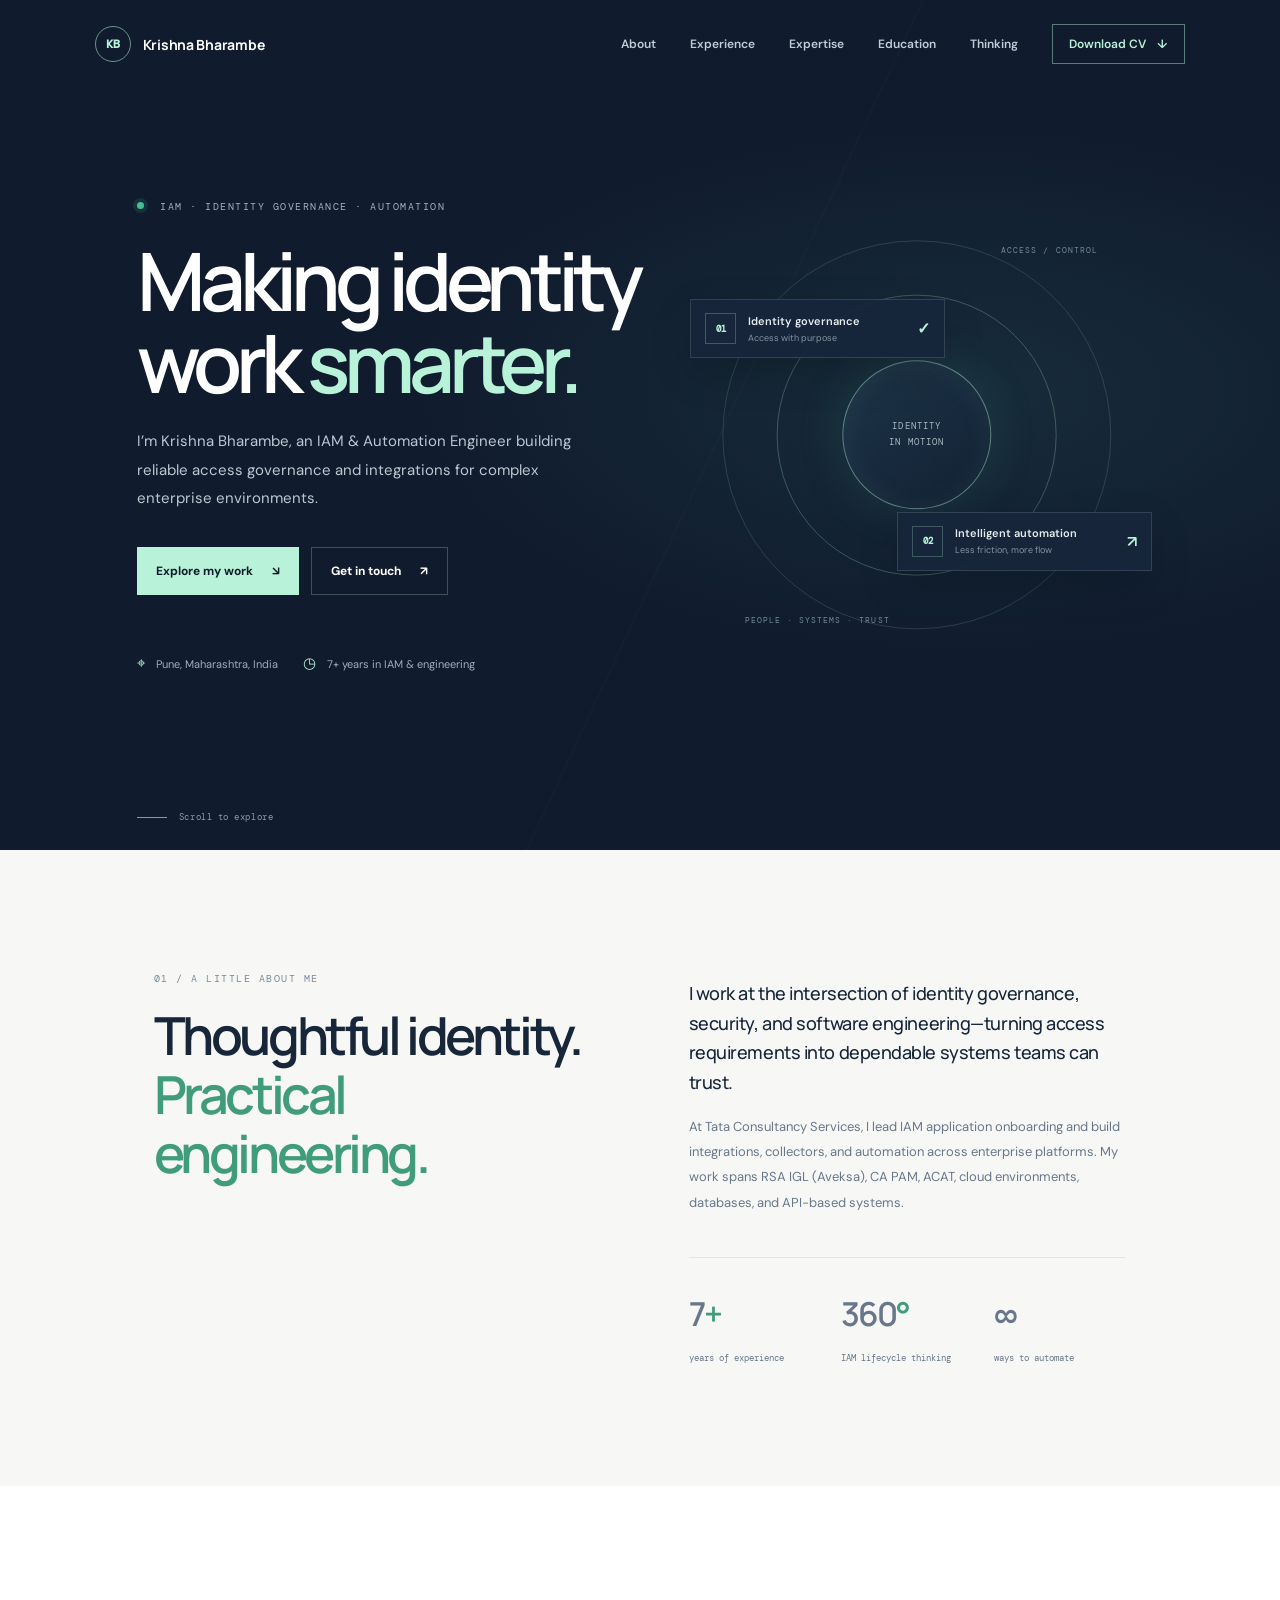
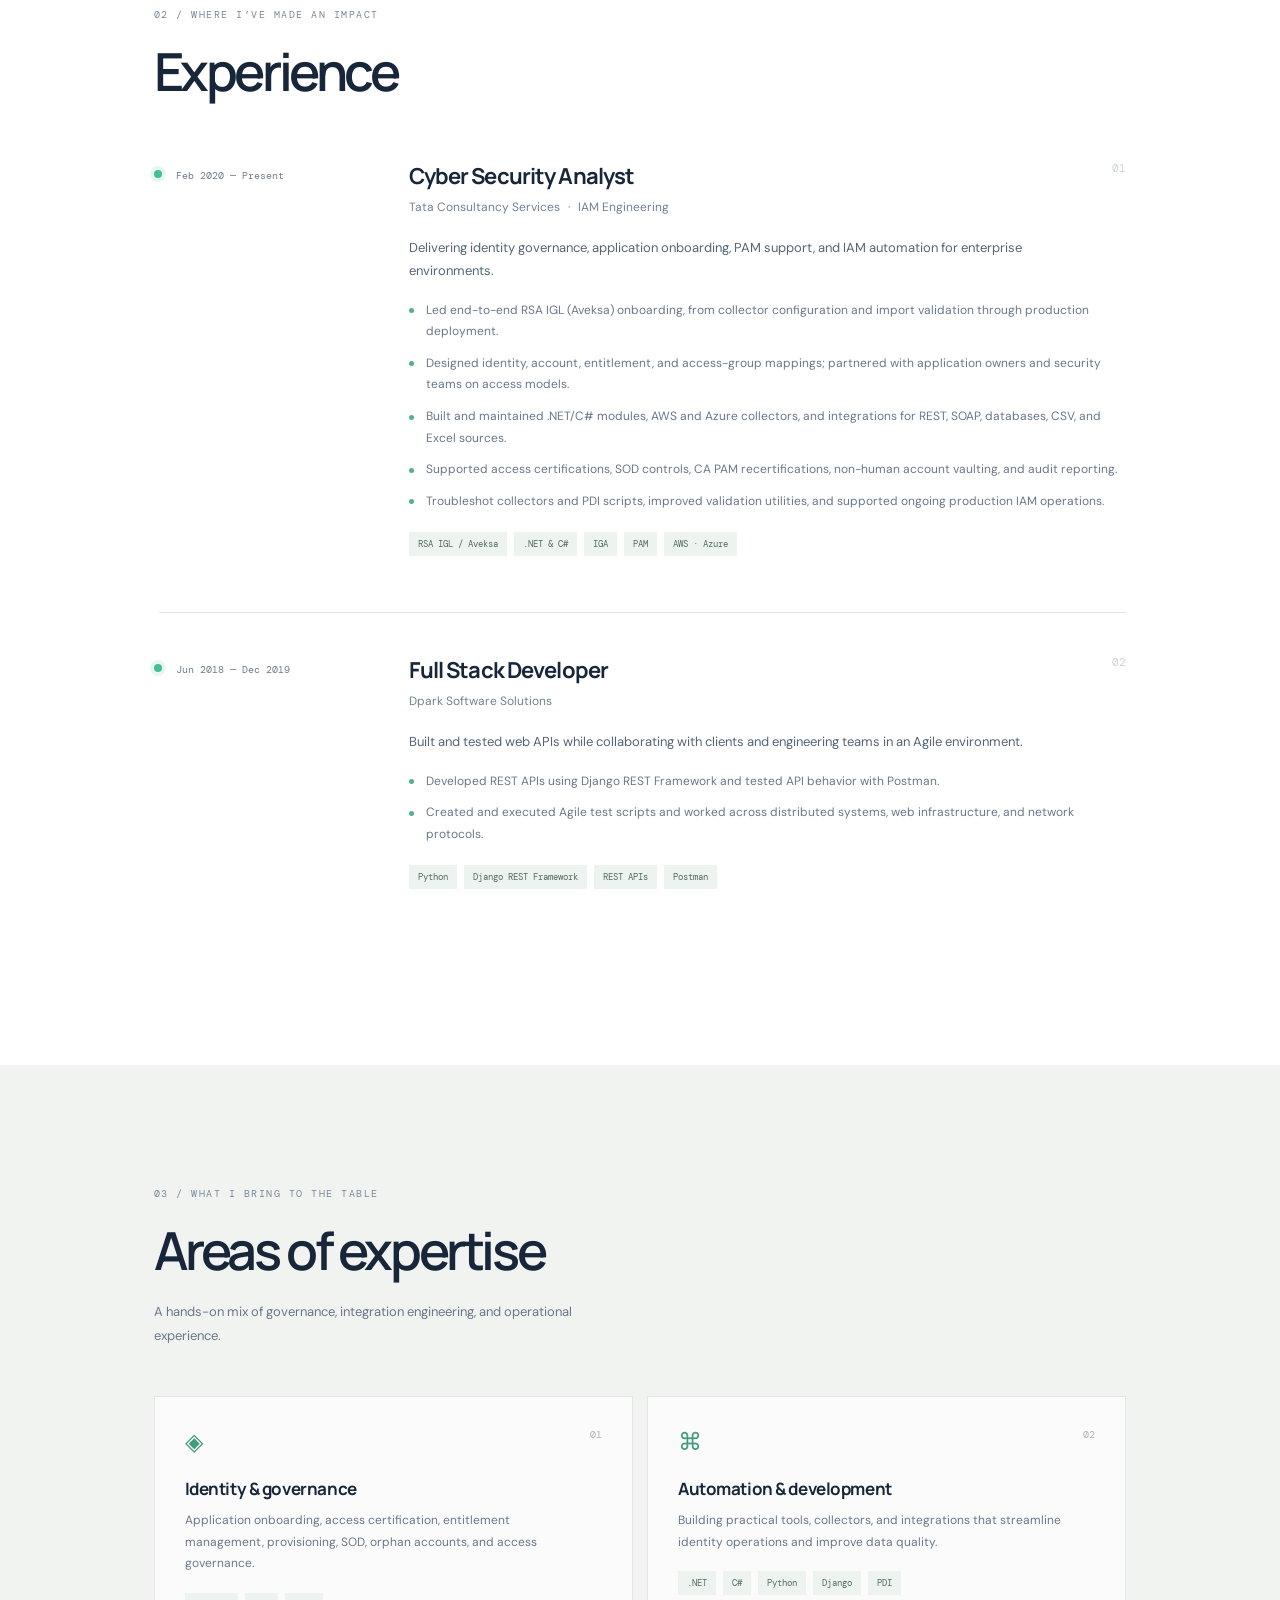
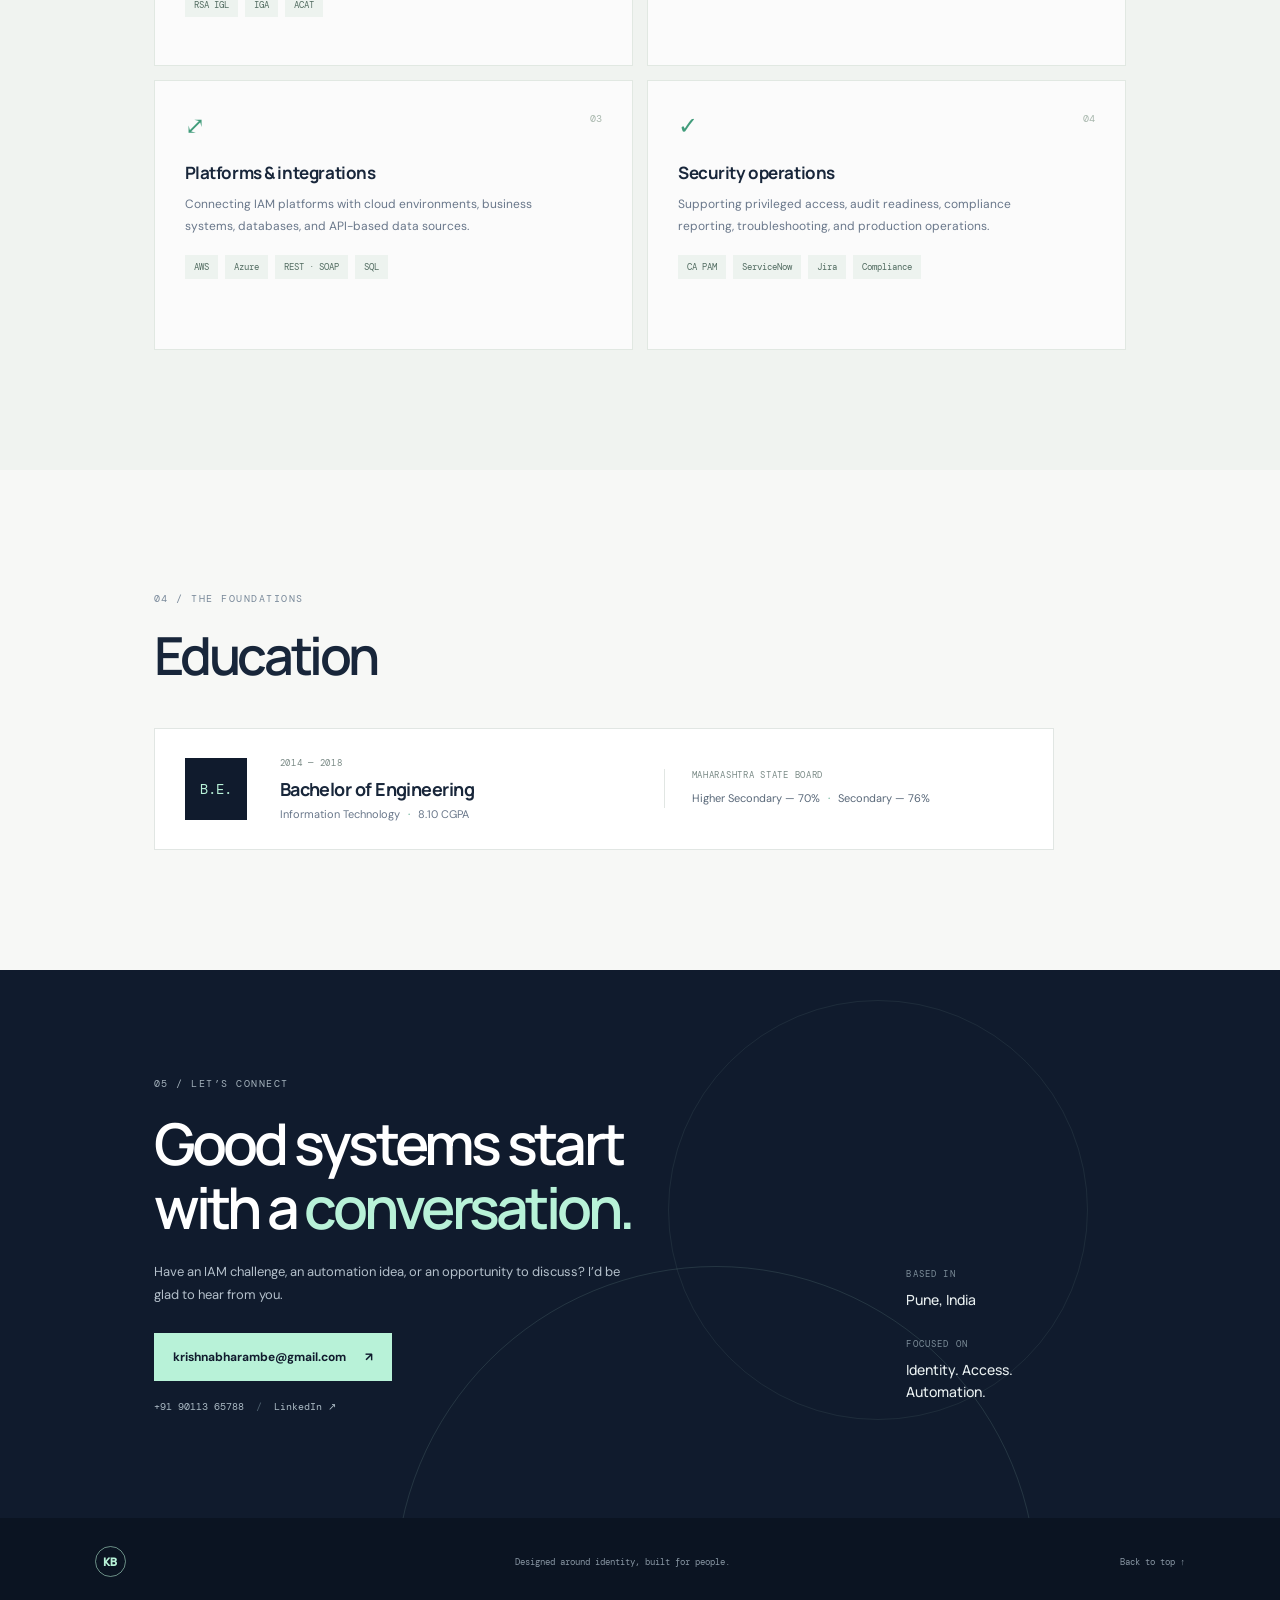
<file: index.html>
<!doctype html>
<html lang="en">
<head>
  <meta charset="utf-8">
  <meta name="viewport" content="width=device-width, initial-scale=1">
  <meta name="theme-color" content="#101b2d">
  <meta name="description" content="Krishna Bharambe is a Pune-based IAM and Automation Engineer specializing in identity governance, RSA IGL (Aveksa), application onboarding, PAM, and enterprise automation.">
  <meta name="author" content="Krishna Bharambe">
  <meta name="robots" content="index, follow, max-image-preview:large">
  <link rel="canonical" href="https://krishnabharambe.github.io/">
  <meta property="og:type" content="profile">
  <meta property="og:site_name" content="Krishna Bharambe">
  <meta property="og:title" content="Krishna Bharambe | IAM &amp; Automation Engineer">
  <meta property="og:description" content="IAM &amp; Automation Engineer specializing in identity governance, RSA IGL (Aveksa), application onboarding, PAM, and enterprise automation.">
  <meta property="og:url" content="https://krishnabharambe.github.io/">
  <meta property="profile:first_name" content="Krishna">
  <meta property="profile:last_name" content="Bharambe">
  <meta name="twitter:card" content="summary">
  <meta name="twitter:title" content="Krishna Bharambe | IAM &amp; Automation Engineer">
  <meta name="twitter:description" content="Identity governance, IAM application onboarding, PAM, and enterprise automation.">
  <title>Krishna Bharambe — IAM &amp; Automation Engineer</title>
  <link rel="stylesheet" href="css/site.css">
  <script type="application/ld+json">
    {
      "@context": "https://schema.org",
      "@type": "Person",
      "@id": "https://krishnabharambe.github.io/#person",
      "name": "Krishna Bharambe",
      "url": "https://krishnabharambe.github.io/",
      "jobTitle": "IAM and Automation Engineer",
      "description": "IAM and Automation Engineer specializing in identity governance, IAM application onboarding, privileged access management, and enterprise automation.",
      "email": "krishnabharambe@gmail.com",
      "address": {
        "@type": "PostalAddress",
        "addressLocality": "Pune",
        "addressRegion": "Maharashtra",
        "addressCountry": "IN"
      },
      "sameAs": [
        "https://www.linkedin.com/in/krishnabharambe"
      ],
      "knowsAbout": [
        "Identity and Access Management",
        "Identity Governance and Administration",
        "RSA Identity Governance and Lifecycle",
        "Privileged Access Management",
        "IAM automation",
        "Cloud identity"
      ]
    }
  </script>
</head>
<body>
  <header class="site-header">
    <a class="wordmark" href="#home" aria-label="Krishna Bharambe, home"><span>KB</span><span class="wordmark-name">Krishna Bharambe</span></a>
    <nav class="site-nav" aria-label="Main navigation">
      <a href="#about">About</a>
      <a href="#experience">Experience</a>
      <a href="#expertise">Expertise</a>
      <a href="#education">Education</a>
      <a href="Thinking/">Thinking</a>
      <a class="nav-cta" href="assets/Krishna_Bharambe.pdf" download>Download CV <span aria-hidden="true">↓</span></a>
    </nav>
  </header>

  <main>
    <section class="hero" id="home" aria-labelledby="hero-title">
      <div class="hero-copy">
        <p class="eyebrow"><span class="status-dot"></span> IAM · Identity Governance · Automation</p>
        <h1 id="hero-title">Making identity<br>work <span class="accent">smarter.</span></h1>
        <p class="hero-intro">I’m Krishna Bharambe, an IAM &amp; Automation Engineer building reliable access governance and integrations for complex enterprise environments.</p>
        <div class="hero-actions">
          <a class="button button-primary" href="#experience">Explore my work <span aria-hidden="true">↘</span></a>
          <a class="button button-quiet" href="mailto:krishnabharambe@gmail.com">Get in touch <span aria-hidden="true">↗</span></a>
        </div>
        <div class="hero-meta">
          <span><span class="meta-icon" aria-hidden="true">⌖</span> Pune, Maharashtra, India</span>
          <span><span class="meta-icon" aria-hidden="true">◷</span> 7+ years in IAM &amp; engineering</span>
        </div>
      </div>
      <div class="hero-visual" aria-label="Identity, governance, and automation">
        <div class="visual-orbit orbit-one"></div>
        <div class="visual-orbit orbit-two"></div>
        <div class="visual-core"><span class="core-caption">IDENTITY<br>IN MOTION</span></div>
        <div class="float-card card-iga"><span class="card-symbol">01</span><span>Identity governance<small>Access with purpose</small></span><span class="card-check">✓</span></div>
        <div class="float-card card-auto"><span class="card-symbol">02</span><span>Intelligent automation<small>Less friction, more flow</small></span><span class="card-check">↗</span></div>
        <span class="visual-tag tag-top">ACCESS / CONTROL</span>
        <span class="visual-tag tag-bottom">PEOPLE · SYSTEMS · TRUST</span>
      </div>
      <a class="scroll-cue" href="#about"><span></span> Scroll to explore</a>
    </section>

    <section class="section about-section" id="about" aria-labelledby="about-title">
      <div class="section-heading">
        <p class="eyebrow">01 / A little about me</p>
        <h2 id="about-title">Thoughtful identity.<br><span class="accent">Practical engineering.</span></h2>
      </div>
      <div class="about-content">
        <p class="about-lead">I work at the intersection of identity governance, security, and software engineering—turning access requirements into dependable systems teams can trust.</p>
        <p>At Tata Consultancy Services, I lead IAM application onboarding and build integrations, collectors, and automation across enterprise platforms. My work spans RSA IGL (Aveksa), CA PAM, ACAT, cloud environments, databases, and API-based systems.</p>
        <div class="stat-row" aria-label="Professional highlights">
          <div class="stat"><strong>7<span>+</span></strong><span>years of experience</span></div>
          <div class="stat"><strong>360<span>°</span></strong><span>IAM lifecycle thinking</span></div>
          <div class="stat"><strong>∞</strong><span>ways to automate</span></div>
        </div>
      </div>
    </section>

    <section class="section experience-section" id="experience" aria-labelledby="experience-title">
      <div class="section-heading">
        <p class="eyebrow">02 / Where I’ve made an impact</p>
        <h2 id="experience-title">Experience</h2>
      </div>
      <div class="timeline">
        <article class="timeline-item">
          <div class="timeline-date"><span class="date-dot"></span> Feb 2020 — Present</div>
          <div class="timeline-body">
            <div class="role-heading"><div><h3>Cyber Security Analyst</h3><p class="company">Tata Consultancy Services <span>·</span> IAM Engineering</p></div><span class="role-index">01</span></div>
            <p class="role-summary">Delivering identity governance, application onboarding, PAM support, and IAM automation for enterprise environments.</p>
            <ul class="impact-list">
              <li>Led end-to-end RSA IGL (Aveksa) onboarding, from collector configuration and import validation through production deployment.</li>
              <li>Designed identity, account, entitlement, and access-group mappings; partnered with application owners and security teams on access models.</li>
              <li>Built and maintained .NET/C# modules, AWS and Azure collectors, and integrations for REST, SOAP, databases, CSV, and Excel sources.</li>
              <li>Supported access certifications, SOD controls, CA PAM recertifications, non-human account vaulting, and audit reporting.</li>
              <li>Troubleshot collectors and PDI scripts, improved validation utilities, and supported ongoing production IAM operations.</li>
            </ul>
            <div class="tag-list"><span>RSA IGL / Aveksa</span><span>.NET &amp; C#</span><span>IGA</span><span>PAM</span><span>AWS · Azure</span></div>
          </div>
        </article>
        <article class="timeline-item">
          <div class="timeline-date"><span class="date-dot"></span> Jun 2018 — Dec 2019</div>
          <div class="timeline-body">
            <div class="role-heading"><div><h3>Full Stack Developer</h3><p class="company">Dpark Software Solutions</p></div><span class="role-index">02</span></div>
            <p class="role-summary">Built and tested web APIs while collaborating with clients and engineering teams in an Agile environment.</p>
            <ul class="impact-list">
              <li>Developed REST APIs using Django REST Framework and tested API behavior with Postman.</li>
              <li>Created and executed Agile test scripts and worked across distributed systems, web infrastructure, and network protocols.</li>
            </ul>
            <div class="tag-list"><span>Python</span><span>Django REST Framework</span><span>REST APIs</span><span>Postman</span></div>
          </div>
        </article>
      </div>
    </section>

    <section class="section expertise-section" id="expertise" aria-labelledby="expertise-title">
      <div class="section-heading">
        <p class="eyebrow">03 / What I bring to the table</p>
        <h2 id="expertise-title">Areas of expertise</h2>
        <p class="section-intro">A hands-on mix of governance, integration engineering, and operational experience.</p>
      </div>
      <div class="expertise-grid">
        <article class="expertise-card"><span class="expertise-number">01</span><div class="expertise-icon" aria-hidden="true">◈</div><h3>Identity &amp; governance</h3><p>Application onboarding, access certification, entitlement management, provisioning, SOD, orphan accounts, and access governance.</p><div class="tag-list"><span>RSA IGL</span><span>IGA</span><span>ACAT</span></div></article>
        <article class="expertise-card"><span class="expertise-number">02</span><div class="expertise-icon" aria-hidden="true">⌘</div><h3>Automation &amp; development</h3><p>Building practical tools, collectors, and integrations that streamline identity operations and improve data quality.</p><div class="tag-list"><span>.NET</span><span>C#</span><span>Python</span><span>Django</span><span>PDI</span></div></article>
        <article class="expertise-card"><span class="expertise-number">03</span><div class="expertise-icon" aria-hidden="true">⤢</div><h3>Platforms &amp; integrations</h3><p>Connecting IAM platforms with cloud environments, business systems, databases, and API-based data sources.</p><div class="tag-list"><span>AWS</span><span>Azure</span><span>REST · SOAP</span><span>SQL</span></div></article>
        <article class="expertise-card"><span class="expertise-number">04</span><div class="expertise-icon" aria-hidden="true">✓</div><h3>Security operations</h3><p>Supporting privileged access, audit readiness, compliance reporting, troubleshooting, and production operations.</p><div class="tag-list"><span>CA PAM</span><span>ServiceNow</span><span>Jira</span><span>Compliance</span></div></article>
      </div>
    </section>

    <section class="section education-section" id="education" aria-labelledby="education-title">
      <div class="section-heading">
        <p class="eyebrow">04 / The foundations</p>
        <h2 id="education-title">Education</h2>
      </div>
      <div class="education-card">
        <div class="education-mark" aria-hidden="true">B.E.</div>
        <div><p class="education-period">2014 — 2018</p><h3>Bachelor of Engineering</h3><p class="education-detail">Information Technology <span>·</span> 8.10 CGPA</p></div>
        <div class="education-secondary"><span>MAHARASHTRA STATE BOARD</span><p>Higher Secondary — 70% <span>·</span> Secondary — 76%</p></div>
      </div>
    </section>

    <section class="contact-section" id="contact" aria-labelledby="contact-title">
      <div class="contact-orb" aria-hidden="true"></div>
      <div class="contact-content">
        <p class="eyebrow">05 / Let’s connect</p>
        <h2 id="contact-title">Good systems start<br>with a <span class="accent">conversation.</span></h2>
        <p>Have an IAM challenge, an automation idea, or an opportunity to discuss? I’d be glad to hear from you.</p>
        <a class="button button-primary" href="mailto:krishnabharambe@gmail.com">krishnabharambe@gmail.com <span aria-hidden="true">↗</span></a>
        <div class="contact-links"><a href="tel:+919011365788">+91 90113 65788</a><span aria-hidden="true">/</span><a href="https://www.linkedin.com/in/krishnabharambe" target="_blank" rel="noreferrer">LinkedIn <span aria-hidden="true">↗</span></a></div>
      </div>
      <div class="contact-aside"><span class="aside-label">BASED IN</span><strong>Pune, India</strong><span class="aside-label">FOCUSED ON</span><strong>Identity. Access.<br>Automation.</strong></div>
    </section>
  </main>

  <footer class="site-footer"><a class="wordmark" href="#home"><span>KB</span></a><p>Designed around identity, built for people.</p><a href="#home">Back to top ↑</a></footer>
</body>
</html>
</file>
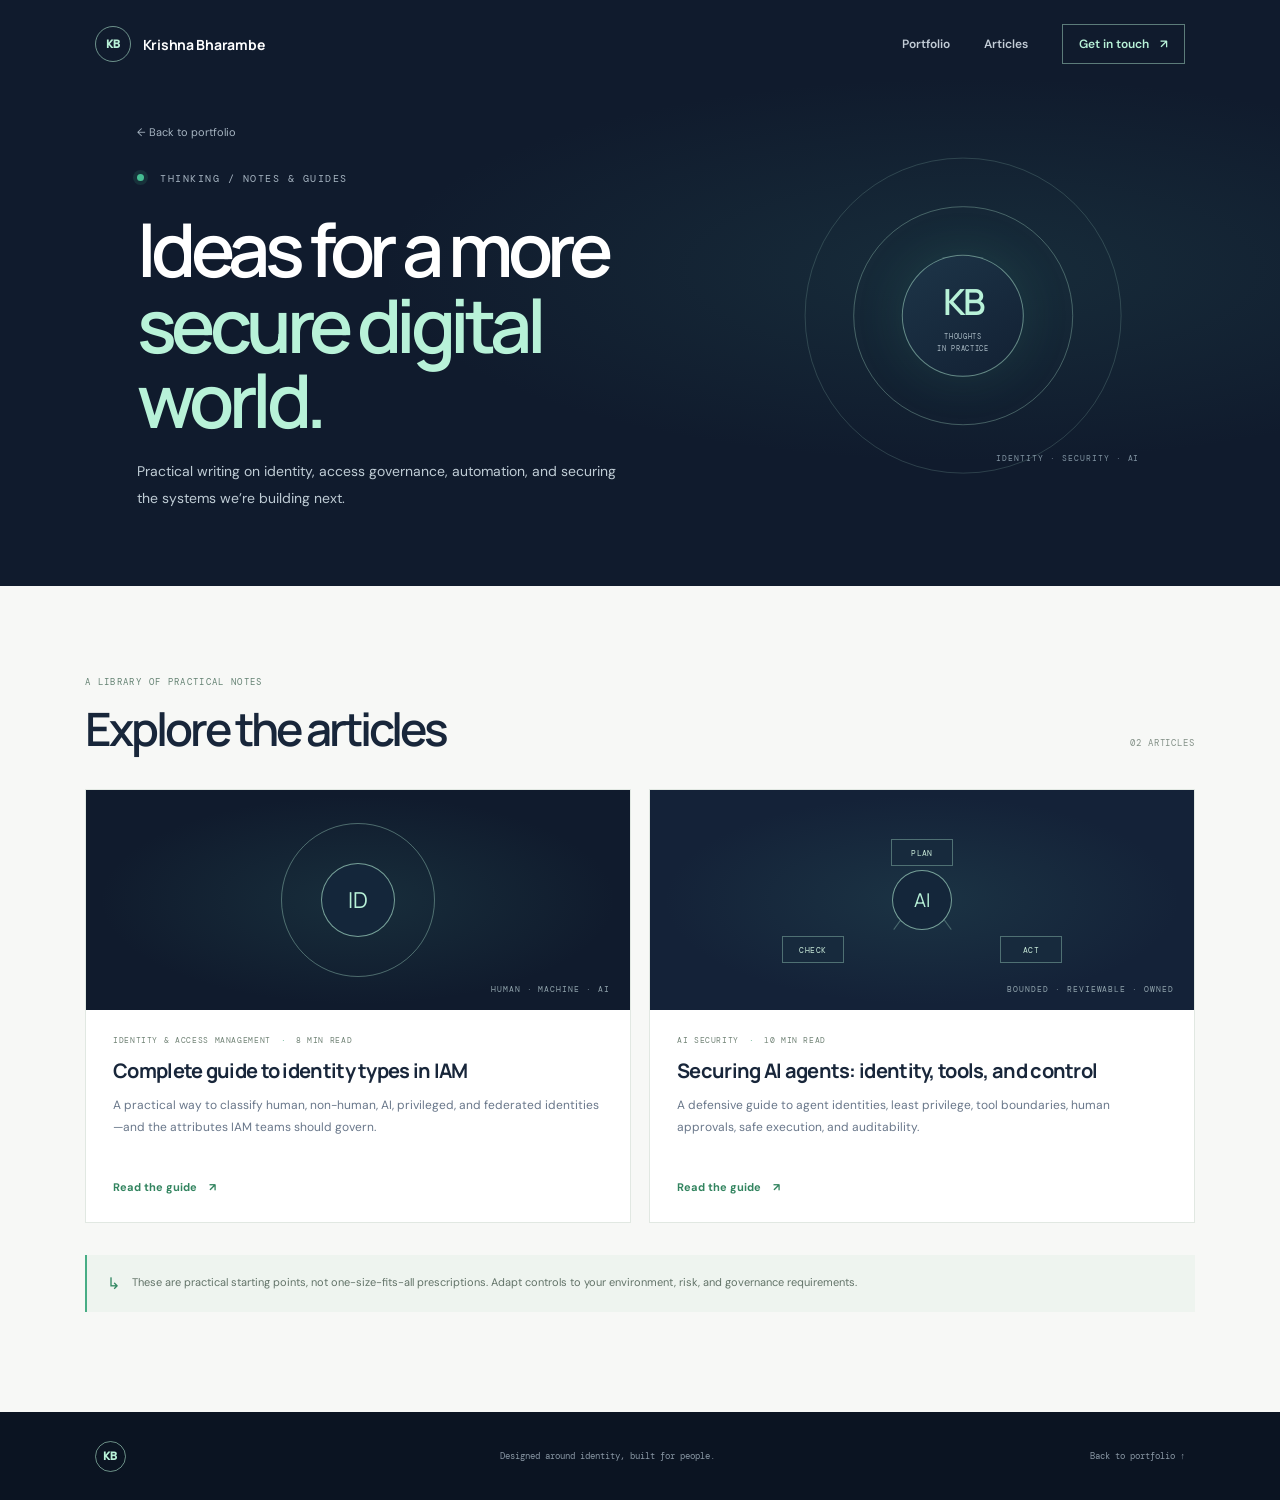
<file: Thinking/index.html>
<!doctype html>
<html lang="en">
<head>
  <meta charset="utf-8">
  <meta name="viewport" content="width=device-width, initial-scale=1">
  <meta name="theme-color" content="#101b2d">
  <meta name="description" content="Notes and practical guides on identity, access governance, and secure AI agent design by Krishna Bharambe.">
  <meta name="author" content="Krishna Bharambe">
  <meta name="robots" content="index, follow, max-image-preview:large">
  <link rel="canonical" href="https://krishnabharambe.github.io/Thinking/">
  <meta property="og:type" content="website">
  <meta property="og:site_name" content="Krishna Bharambe">
  <meta property="og:title" content="IAM, Identity &amp; AI Security Articles | Krishna Bharambe">
  <meta property="og:description" content="Practical guides on identity types in IAM and defensive security for AI agents by Krishna Bharambe.">
  <meta property="og:url" content="https://krishnabharambe.github.io/Thinking/">
  <meta name="twitter:card" content="summary">
  <meta name="twitter:title" content="IAM, Identity &amp; AI Security Articles | Krishna Bharambe">
  <meta name="twitter:description" content="Practical guides on identity types in IAM and defensive security for AI agents.">
  <title>Thinking — Krishna Bharambe</title>
  <link rel="stylesheet" href="../css/site.css">
  <link rel="stylesheet" href="thinking-index.css">
  <script type="application/ld+json">
    {
      "@context": "https://schema.org",
      "@type": "CollectionPage",
      "name": "IAM, Identity, and AI Security Articles",
      "url": "https://krishnabharambe.github.io/Thinking/",
      "author": {
        "@type": "Person",
        "@id": "https://krishnabharambe.github.io/#person",
        "name": "Krishna Bharambe",
        "url": "https://krishnabharambe.github.io/"
      },
      "mainEntity": {
        "@type": "ItemList",
        "itemListElement": [
          {
            "@type": "ListItem",
            "position": 1,
            "url": "https://krishnabharambe.github.io/Thinking/identities/"
          },
          {
            "@type": "ListItem",
            "position": 2,
            "url": "https://krishnabharambe.github.io/Thinking/AIAgentsecurity/"
          }
        ]
      }
    }
  </script>
</head>
<body class="thinking-index">
  <header class="site-header">
    <a class="wordmark" href="../index.html" aria-label="Krishna Bharambe home"><span>KB</span><span class="wordmark-name">Krishna Bharambe</span></a>
    <nav class="site-nav" aria-label="Main navigation">
      <a href="../index.html">Portfolio</a>
      <a href="#articles">Articles</a>
      <a class="nav-cta" href="mailto:krishnabharambe@gmail.com">Get in touch <span aria-hidden="true">↗</span></a>
    </nav>
  </header>

  <main>
    <section class="thinking-hero">
      <div class="thinking-hero-copy">
        <a class="thinking-back" href="../index.html">← Back to portfolio</a>
        <p class="eyebrow"><span class="status-dot"></span> THINKING / NOTES &amp; GUIDES</p>
        <h1>Ideas for a more<br><span class="accent">secure digital world.</span></h1>
        <p>Practical writing on identity, access governance, automation, and securing the systems we’re building next.</p>
      </div>
      <div class="thinking-hero-art" aria-hidden="true">
        <div class="thinking-ring ring-one"></div>
        <div class="thinking-ring ring-two"></div>
        <div class="thinking-core"><span>KB</span><small>THOUGHTS<br>IN PRACTICE</small></div>
        <span class="thinking-tag">IDENTITY · SECURITY · AI</span>
      </div>
    </section>

    <section class="thinking-articles" id="articles" aria-labelledby="articles-title">
      <div class="thinking-section-heading">
        <div><p class="eyebrow">A LIBRARY OF PRACTICAL NOTES</p><h2 id="articles-title">Explore the articles</h2></div>
        <span class="article-count">02 ARTICLES</span>
      </div>
      <div class="article-card-grid">
        <article class="thinking-card">
          <a class="thinking-card-link" href="identities/">
            <div class="thinking-card-art identities-art" aria-hidden="true"><span class="card-art-orbit"></span><span class="card-art-center">ID</span><span class="card-art-label">HUMAN · MACHINE · AI</span></div>
            <div class="thinking-card-content">
              <p class="thinking-card-category">IDENTITY &amp; ACCESS MANAGEMENT <span>·</span> 8 MIN READ</p>
              <h3>Complete guide to identity types in IAM</h3>
              <p>A practical way to classify human, non-human, AI, privileged, and federated identities—and the attributes IAM teams should govern.</p>
              <span class="thinking-card-action">Read the guide <span aria-hidden="true">↗</span></span>
            </div>
          </a>
        </article>
        <article class="thinking-card">
          <a class="thinking-card-link" href="AIAgentsecurity/">
            <div class="thinking-card-art agents-art" aria-hidden="true"><span class="agent-node node-one">PLAN</span><span class="agent-node node-two">CHECK</span><span class="agent-node node-three">ACT</span><span class="agent-connection connection-one"></span><span class="agent-connection connection-two"></span><span class="agent-center">AI</span><span class="card-art-label">BOUNDED · REVIEWABLE · OWNED</span></div>
            <div class="thinking-card-content">
              <p class="thinking-card-category">AI SECURITY <span>·</span> 10 MIN READ</p>
              <h3>Securing AI agents: identity, tools, and control</h3>
              <p>A defensive guide to agent identities, least privilege, tool boundaries, human approvals, safe execution, and auditability.</p>
              <span class="thinking-card-action">Read the guide <span aria-hidden="true">↗</span></span>
            </div>
          </a>
        </article>
      </div>
      <div class="thinking-note"><span aria-hidden="true">↳</span><p>These are practical starting points, not one-size-fits-all prescriptions. Adapt controls to your environment, risk, and governance requirements.</p></div>
    </section>
  </main>

  <footer class="site-footer"><a class="wordmark" href="../index.html"><span>KB</span></a><p>Designed around identity, built for people.</p><a href="../index.html">Back to portfolio ↑</a></footer>
</body>
</html>
</file>
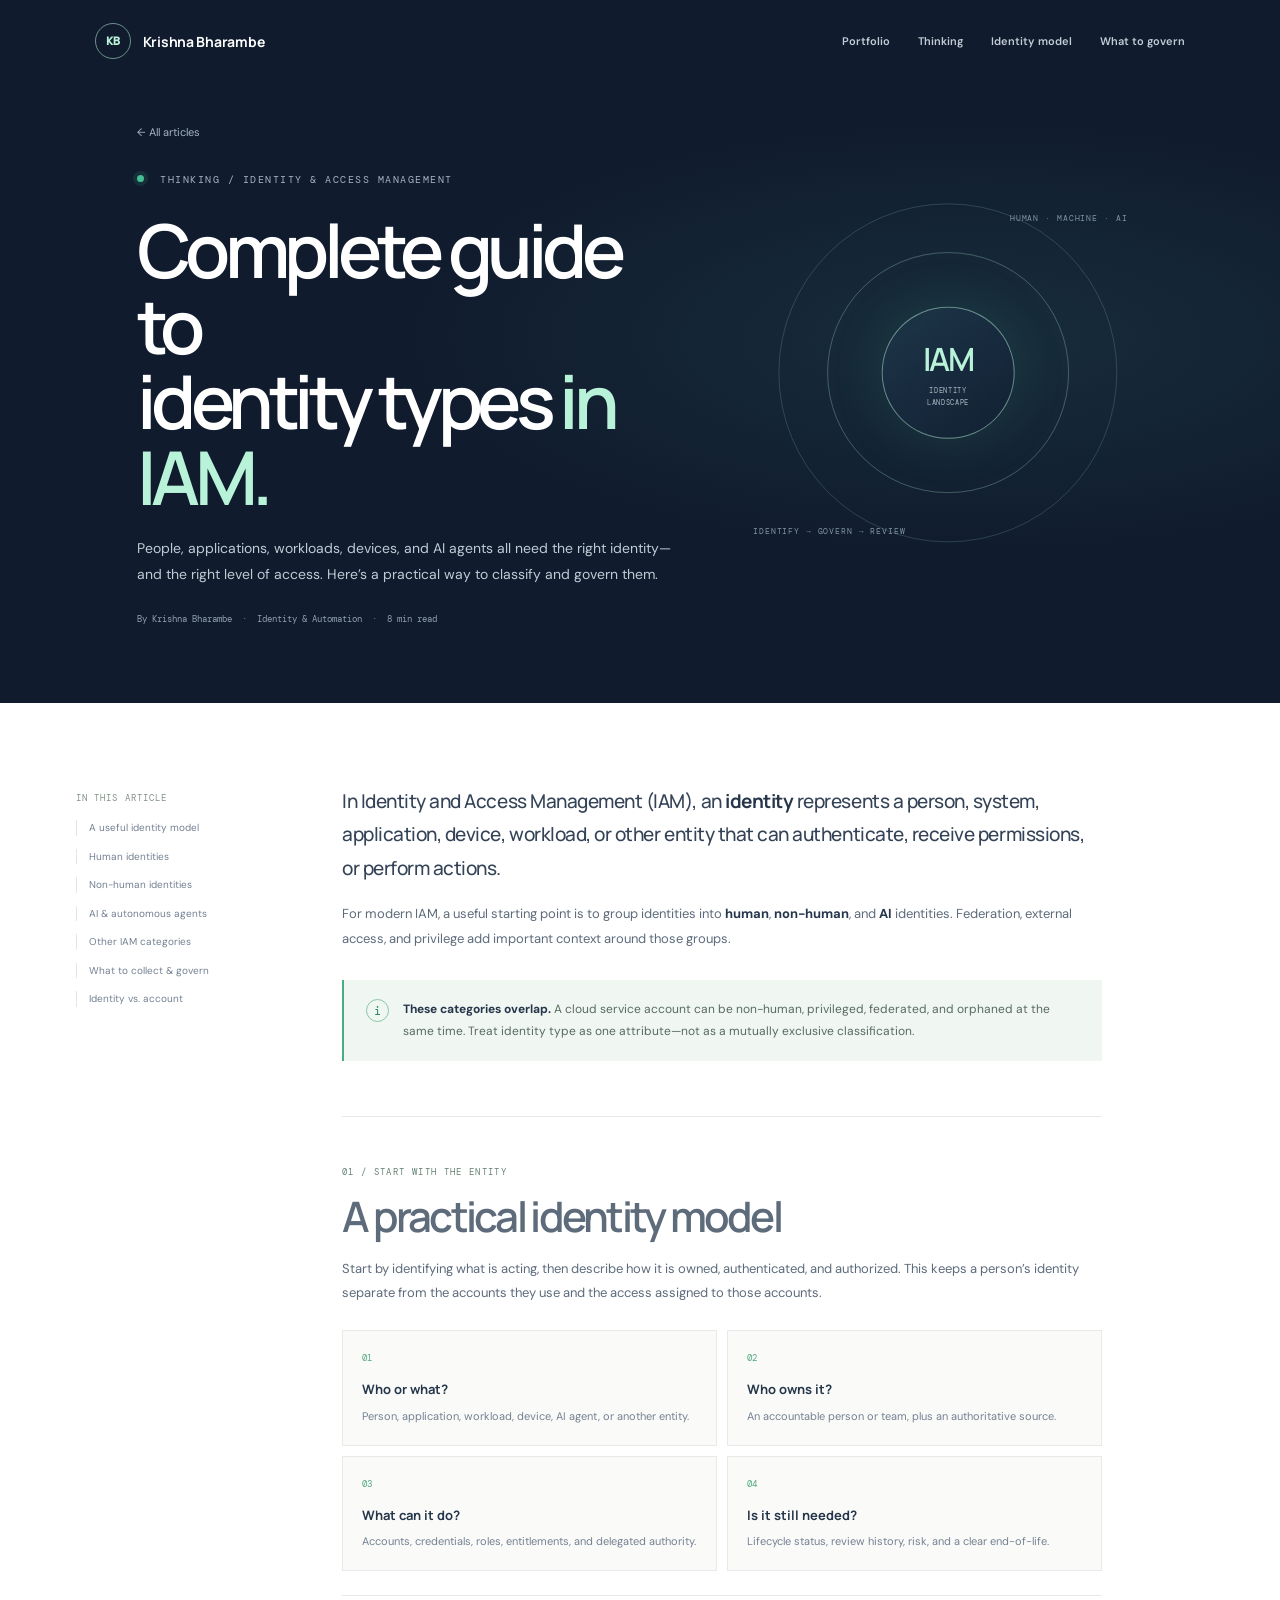
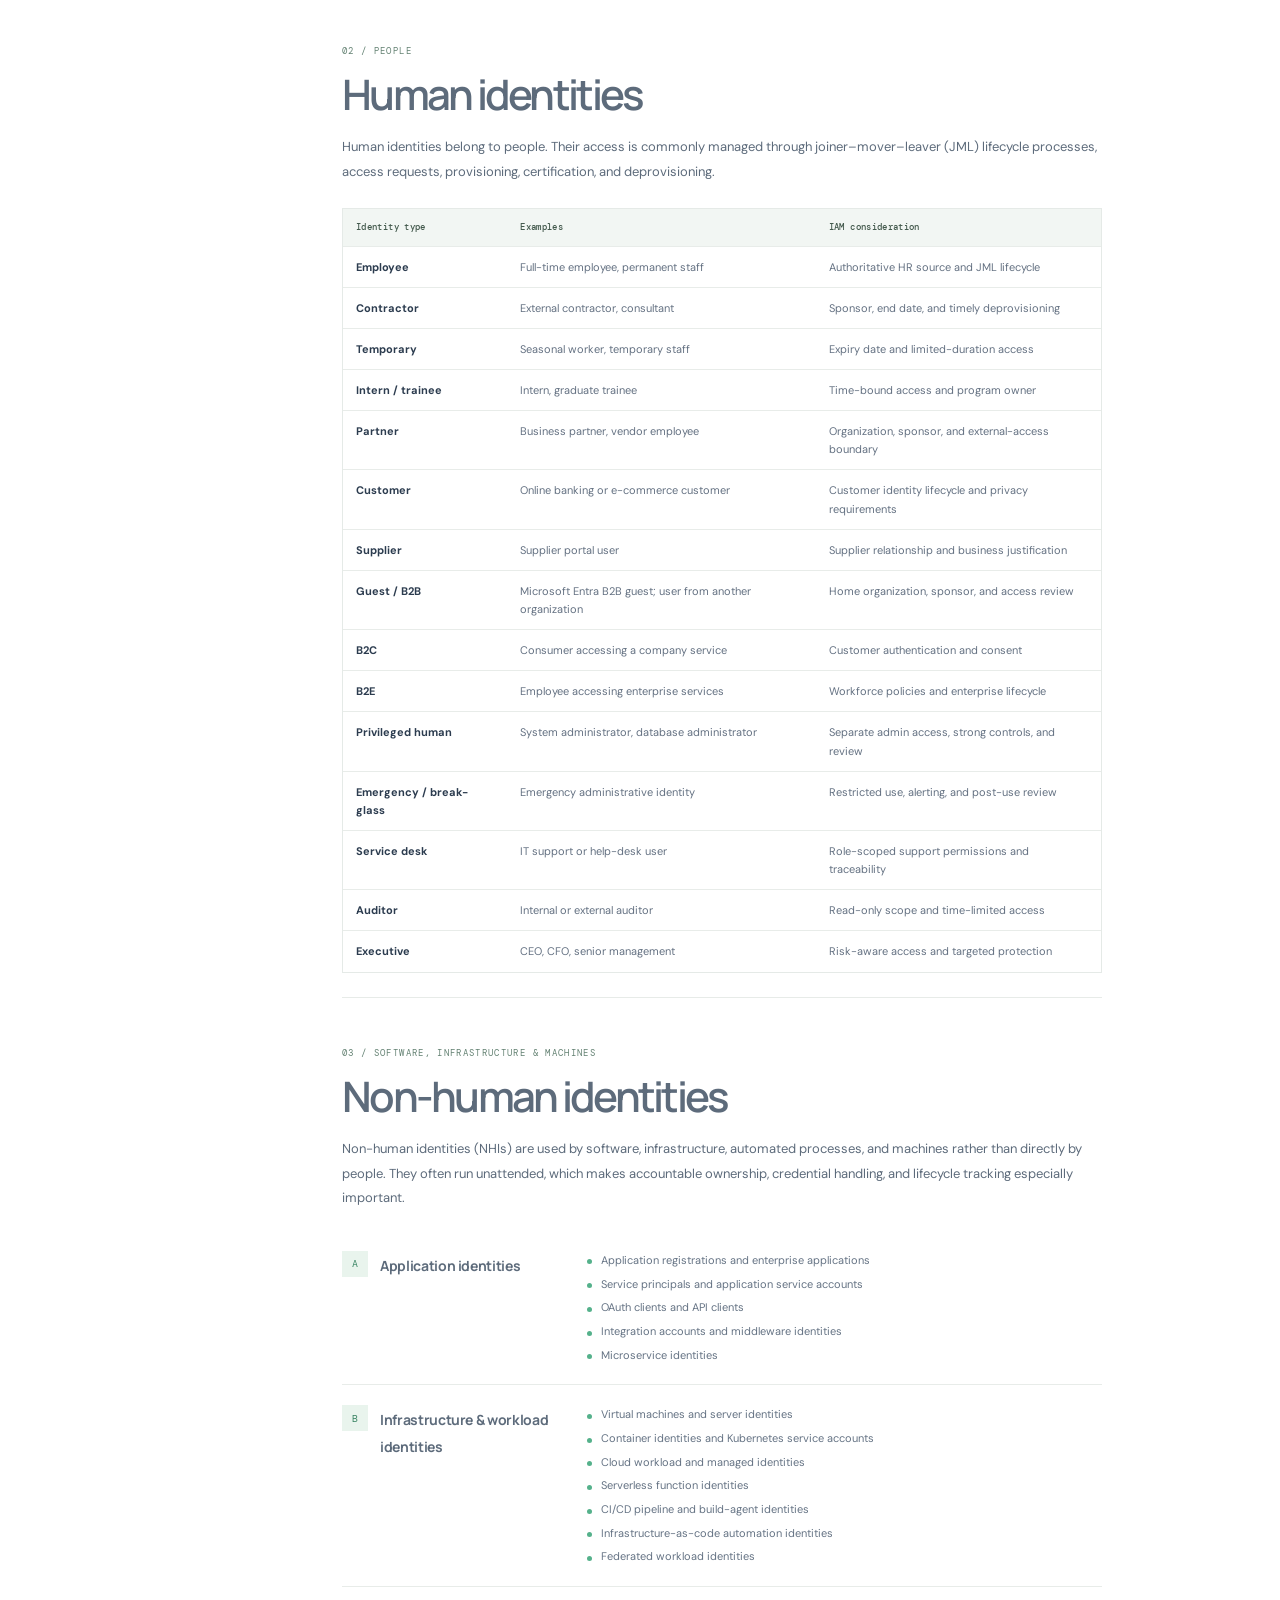
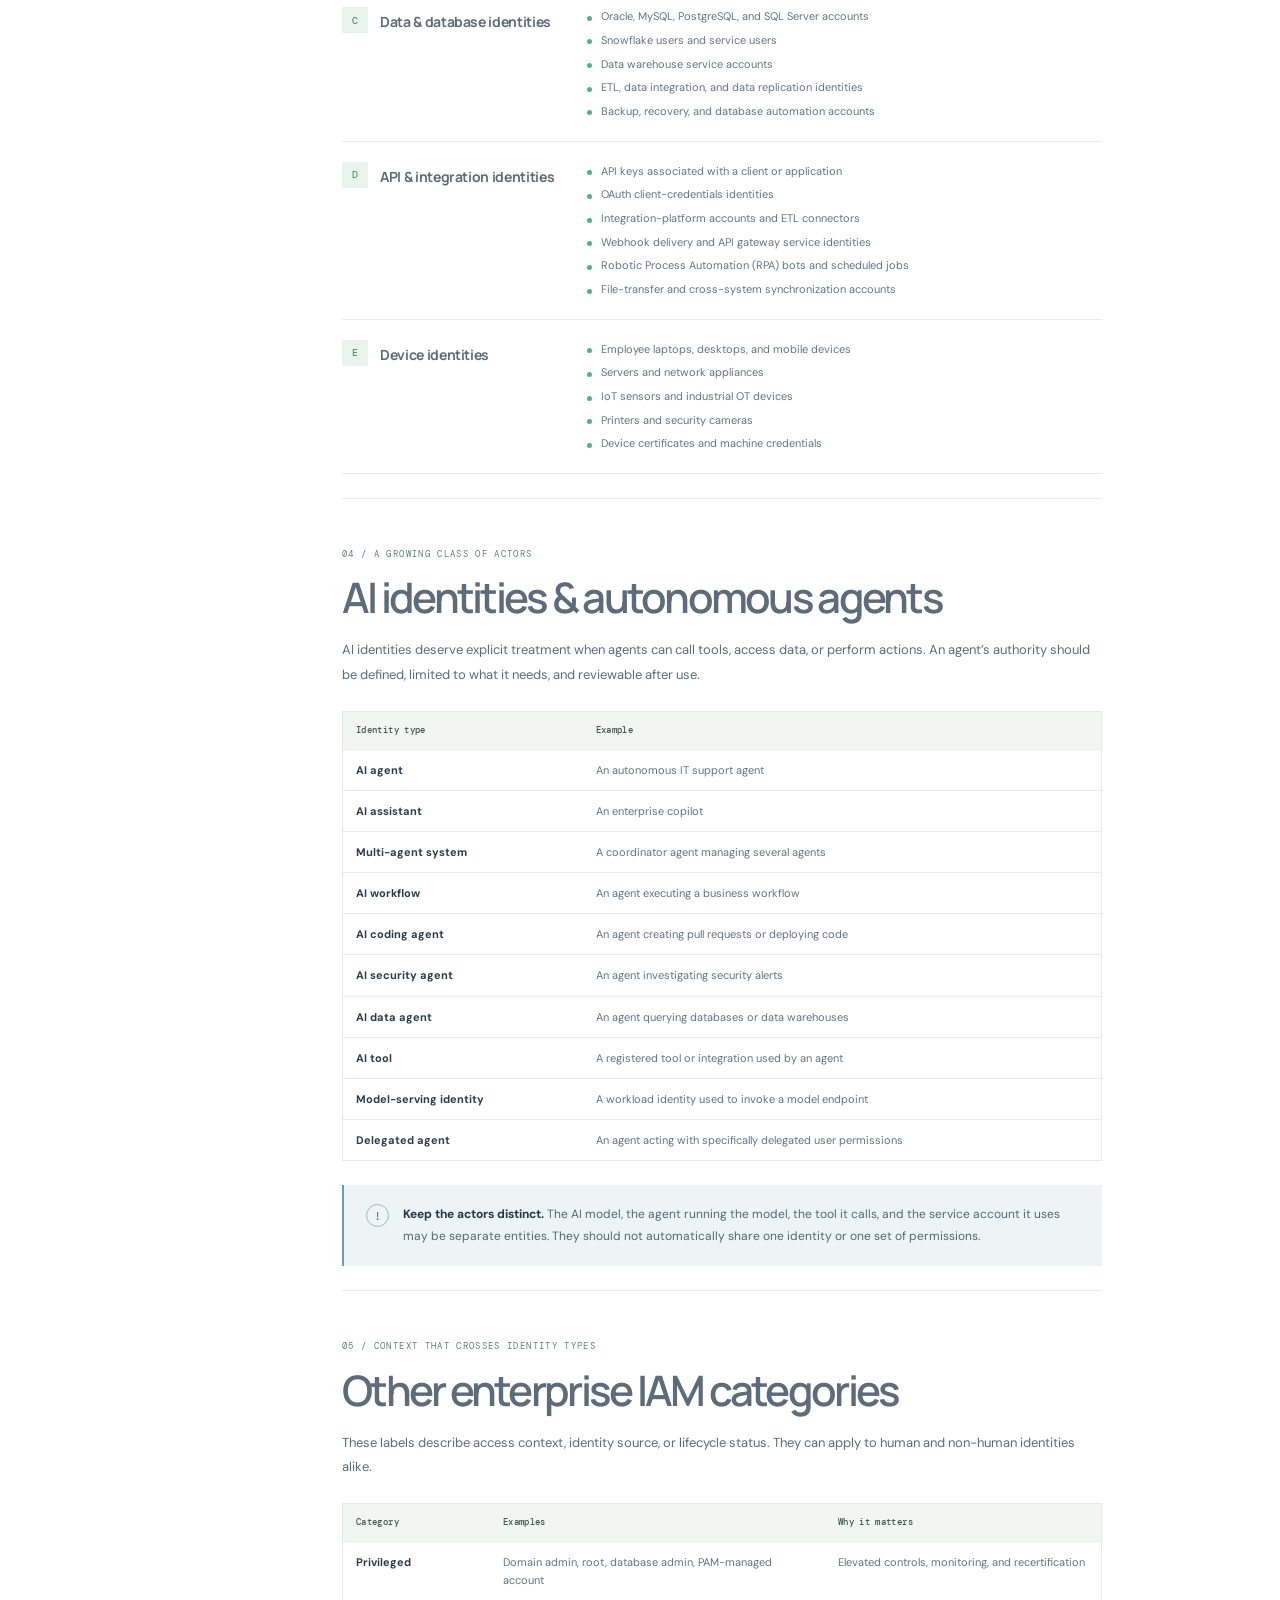
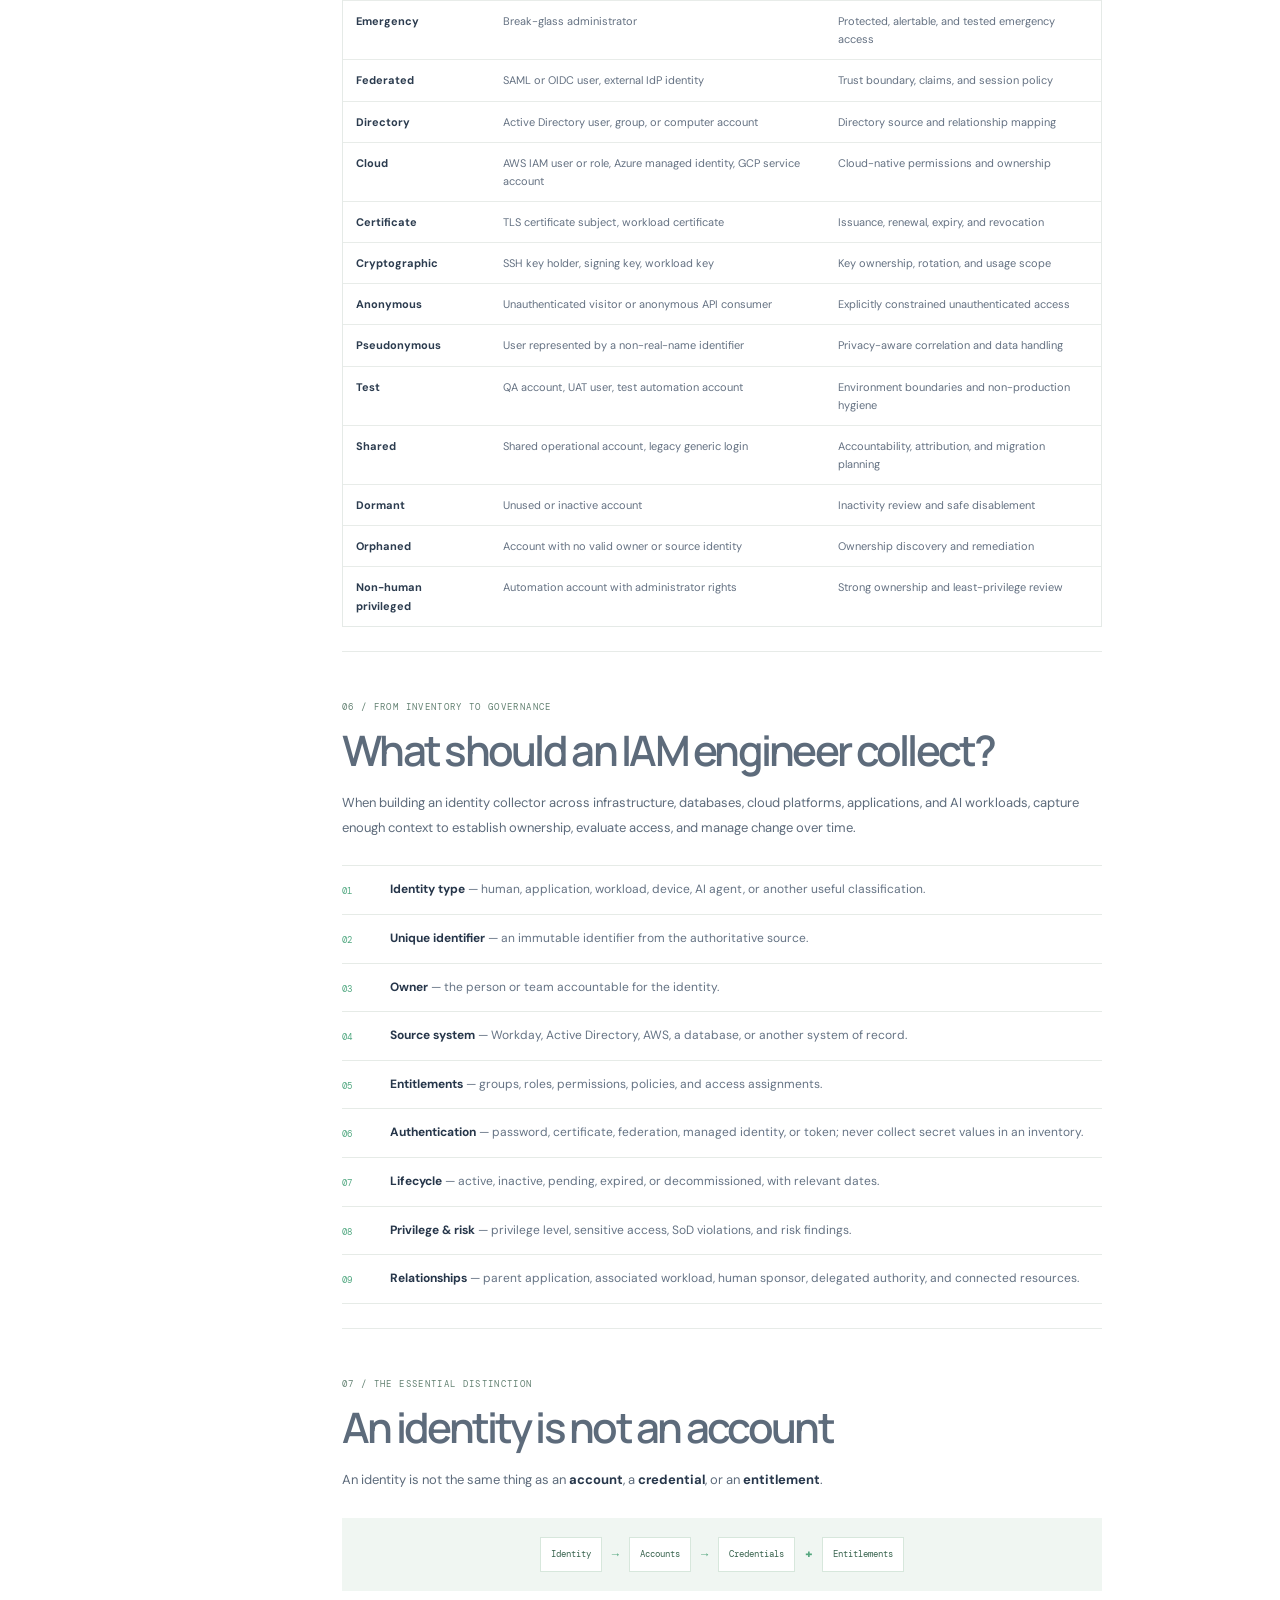
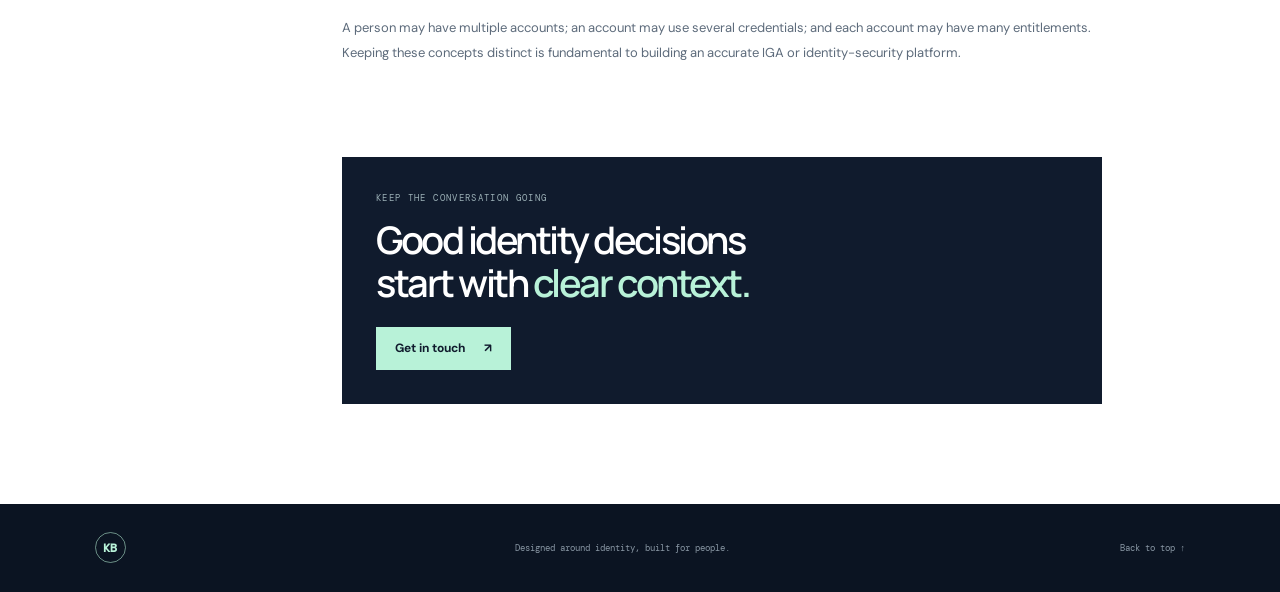
<file: Thinking/identities/index.html>
<!doctype html>
<html lang="en">
<head>
  <meta charset="utf-8">
  <meta name="viewport" content="width=device-width, initial-scale=1">
  <meta name="theme-color" content="#101b2d">
  <meta name="description" content="A practical guide to human, non-human, AI, privileged, federated, and other identity types in Identity and Access Management (IAM).">
  <meta name="author" content="Krishna Bharambe">
  <meta name="robots" content="index, follow, max-image-preview:large">
  <link rel="canonical" href="https://krishnabharambe.github.io/Thinking/identities/">
  <meta property="og:type" content="article">
  <meta property="og:site_name" content="Krishna Bharambe">
  <meta property="og:title" content="Complete Guide to Identity Types in IAM | Krishna Bharambe">
  <meta property="og:description" content="Understand human, non-human, AI, privileged, federated, and other identity types—and what IAM teams should govern.">
  <meta property="og:url" content="https://krishnabharambe.github.io/Thinking/identities/">
  <meta property="article:author" content="https://www.linkedin.com/in/krishnabharambe">
  <meta property="article:section" content="Identity and Access Management">
  <meta name="twitter:card" content="summary">
  <meta name="twitter:title" content="Complete Guide to Identity Types in IAM | Krishna Bharambe">
  <meta name="twitter:description" content="A practical guide to human, non-human, AI, privileged, and federated identity types.">
  <title>Complete Guide to Identity Types in IAM | Krishna Bharambe</title>
  <link rel="stylesheet" href="../../css/site.css">
  <link rel="stylesheet" href="identities.css">
  <script type="application/ld+json">
    {
      "@context": "https://schema.org",
      "@type": "BlogPosting",
      "headline": "Complete Guide to Identity Types in IAM",
      "description": "A practical guide to human, non-human, AI, privileged, federated, and other identity types in Identity and Access Management.",
      "url": "https://krishnabharambe.github.io/Thinking/identities/",
      "mainEntityOfPage": "https://krishnabharambe.github.io/Thinking/identities/",
      "datePublished": "2026-10-20",
      "dateModified": "2026-10-20",
      "author": {
        "@type": "Person",
        "@id": "https://krishnabharambe.github.io/#person",
        "name": "Krishna Bharambe",
        "url": "https://krishnabharambe.github.io/"
      },
      "publisher": {
        "@type": "Person",
        "@id": "https://krishnabharambe.github.io/#person",
        "name": "Krishna Bharambe"
      },
      "articleSection": "Identity and Access Management",
      "keywords": [
        "identity and access management",
        "identity governance",
        "human identities",
        "non-human identities",
        "AI identities",
        "privileged access management"
      ]
    }
  </script>
</head>
<body class="article-page">
  <header class="article-header" id="top">
    <a class="wordmark" href="../../index.html" aria-label="Krishna Bharambe home"><span>KB</span><span class="wordmark-name">Krishna Bharambe</span></a>
    <nav class="article-nav" aria-label="Article navigation">
      <a href="../../index.html">Portfolio</a>
      <a class="thinking-link" href="../">Thinking</a>
      <a href="#identity-model">Identity model</a>
      <a href="#governance">What to govern</a>
    </nav>
  </header>

  <main>
    <article>
      <header class="article-hero">
        <div class="article-hero-inner">
          <a class="article-back" href="../">← All articles</a>
          <p class="eyebrow"><span class="status-dot"></span> THINKING / IDENTITY &amp; ACCESS MANAGEMENT</p>
          <h1>Complete guide to<br>identity types <span class="accent">in IAM.</span></h1>
          <p class="article-deck">People, applications, workloads, devices, and AI agents all need the right identity—and the right level of access. Here’s a practical way to classify and govern them.</p>
          <div class="article-byline"><span>By Krishna Bharambe</span><span aria-hidden="true">·</span><span>Identity &amp; Automation</span><span aria-hidden="true">·</span><span>8 min read</span></div>
        </div>
        <div class="article-hero-art" aria-hidden="true">
          <div class="article-orbit article-orbit-one"></div>
          <div class="article-orbit article-orbit-two"></div>
          <div class="article-orbit-core"><span>IAM</span><small>IDENTITY<br>LANDSCAPE</small></div>
          <span class="orbit-label orbit-label-top">HUMAN · MACHINE · AI</span>
          <span class="orbit-label orbit-label-bottom">IDENTIFY → GOVERN → REVIEW</span>
        </div>
      </header>

      <div class="article-layout">
        <aside class="article-toc" aria-label="Table of contents">
          <p class="toc-heading">IN THIS ARTICLE</p>
          <a href="#identity-model">A useful identity model</a>
          <a href="#human-identities">Human identities</a>
          <a href="#non-human-identities">Non-human identities</a>
          <a href="#ai-identities">AI &amp; autonomous agents</a>
          <a href="#other-categories">Other IAM categories</a>
          <a href="#governance">What to collect &amp; govern</a>
          <a href="#identity-account">Identity vs. account</a>
        </aside>

        <div class="article-content">
          <p class="article-lead">In Identity and Access Management (IAM), an <strong>identity</strong> represents a person, system, application, device, workload, or other entity that can authenticate, receive permissions, or perform actions.</p>
          <p>For modern IAM, a useful starting point is to group identities into <strong>human</strong>, <strong>non-human</strong>, and <strong>AI</strong> identities. Federation, external access, and privilege add important context around those groups.</p>

          <aside class="article-callout">
            <span class="callout-mark" aria-hidden="true">i</span>
            <p><strong>These categories overlap.</strong> A cloud service account can be non-human, privileged, federated, and orphaned at the same time. Treat identity type as one attribute—not as a mutually exclusive classification.</p>
          </aside>

          <section id="identity-model" class="article-section">
            <p class="eyebrow">01 / Start with the entity</p>
            <h2>A practical identity model</h2>
            <p>Start by identifying what is acting, then describe how it is owned, authenticated, and authorized. This keeps a person’s identity separate from the accounts they use and the access assigned to those accounts.</p>
            <div class="model-grid">
              <div><span>01</span><strong>Who or what?</strong><p>Person, application, workload, device, AI agent, or another entity.</p></div>
              <div><span>02</span><strong>Who owns it?</strong><p>An accountable person or team, plus an authoritative source.</p></div>
              <div><span>03</span><strong>What can it do?</strong><p>Accounts, credentials, roles, entitlements, and delegated authority.</p></div>
              <div><span>04</span><strong>Is it still needed?</strong><p>Lifecycle status, review history, risk, and a clear end-of-life.</p></div>
            </div>
          </section>

          <section id="human-identities" class="article-section">
            <p class="eyebrow">02 / People</p>
            <h2>Human identities</h2>
            <p>Human identities belong to people. Their access is commonly managed through joiner–mover–leaver (JML) lifecycle processes, access requests, provisioning, certification, and deprovisioning.</p>
            <div class="table-wrap">
              <table>
                <thead><tr><th scope="col">Identity type</th><th scope="col">Examples</th><th scope="col">IAM consideration</th></tr></thead>
                <tbody>
                  <tr><td>Employee</td><td>Full-time employee, permanent staff</td><td>Authoritative HR source and JML lifecycle</td></tr>
                  <tr><td>Contractor</td><td>External contractor, consultant</td><td>Sponsor, end date, and timely deprovisioning</td></tr>
                  <tr><td>Temporary</td><td>Seasonal worker, temporary staff</td><td>Expiry date and limited-duration access</td></tr>
                  <tr><td>Intern / trainee</td><td>Intern, graduate trainee</td><td>Time-bound access and program owner</td></tr>
                  <tr><td>Partner</td><td>Business partner, vendor employee</td><td>Organization, sponsor, and external-access boundary</td></tr>
                  <tr><td>Customer</td><td>Online banking or e-commerce customer</td><td>Customer identity lifecycle and privacy requirements</td></tr>
                  <tr><td>Supplier</td><td>Supplier portal user</td><td>Supplier relationship and business justification</td></tr>
                  <tr><td>Guest / B2B</td><td>Microsoft Entra B2B guest; user from another organization</td><td>Home organization, sponsor, and access review</td></tr>
                  <tr><td>B2C</td><td>Consumer accessing a company service</td><td>Customer authentication and consent</td></tr>
                  <tr><td>B2E</td><td>Employee accessing enterprise services</td><td>Workforce policies and enterprise lifecycle</td></tr>
                  <tr><td>Privileged human</td><td>System administrator, database administrator</td><td>Separate admin access, strong controls, and review</td></tr>
                  <tr><td>Emergency / break-glass</td><td>Emergency administrative identity</td><td>Restricted use, alerting, and post-use review</td></tr>
                  <tr><td>Service desk</td><td>IT support or help-desk user</td><td>Role-scoped support permissions and traceability</td></tr>
                  <tr><td>Auditor</td><td>Internal or external auditor</td><td>Read-only scope and time-limited access</td></tr>
                  <tr><td>Executive</td><td>CEO, CFO, senior management</td><td>Risk-aware access and targeted protection</td></tr>
                </tbody>
              </table>
            </div>
          </section>

          <section id="non-human-identities" class="article-section">
            <p class="eyebrow">03 / Software, infrastructure &amp; machines</p>
            <h2>Non-human identities</h2>
            <p>Non-human identities (NHIs) are used by software, infrastructure, automated processes, and machines rather than directly by people. They often run unattended, which makes accountable ownership, credential handling, and lifecycle tracking especially important.</p>
            <div class="identity-subtype">
              <div class="subtype-heading"><span>A</span><h3>Application identities</h3></div>
              <ul><li>Application registrations and enterprise applications</li><li>Service principals and application service accounts</li><li>OAuth clients and API clients</li><li>Integration accounts and middleware identities</li><li>Microservice identities</li></ul>
            </div>
            <div class="identity-subtype">
              <div class="subtype-heading"><span>B</span><h3>Infrastructure &amp; workload identities</h3></div>
              <ul><li>Virtual machines and server identities</li><li>Container identities and Kubernetes service accounts</li><li>Cloud workload and managed identities</li><li>Serverless function identities</li><li>CI/CD pipeline and build-agent identities</li><li>Infrastructure-as-code automation identities</li><li>Federated workload identities</li></ul>
            </div>
            <div class="identity-subtype">
              <div class="subtype-heading"><span>C</span><h3>Data &amp; database identities</h3></div>
              <ul><li>Oracle, MySQL, PostgreSQL, and SQL Server accounts</li><li>Snowflake users and service users</li><li>Data warehouse service accounts</li><li>ETL, data integration, and data replication identities</li><li>Backup, recovery, and database automation accounts</li></ul>
            </div>
            <div class="identity-subtype">
              <div class="subtype-heading"><span>D</span><h3>API &amp; integration identities</h3></div>
              <ul><li>API keys associated with a client or application</li><li>OAuth client-credentials identities</li><li>Integration-platform accounts and ETL connectors</li><li>Webhook delivery and API gateway service identities</li><li>Robotic Process Automation (RPA) bots and scheduled jobs</li><li>File-transfer and cross-system synchronization accounts</li></ul>
            </div>
            <div class="identity-subtype">
              <div class="subtype-heading"><span>E</span><h3>Device identities</h3></div>
              <ul><li>Employee laptops, desktops, and mobile devices</li><li>Servers and network appliances</li><li>IoT sensors and industrial OT devices</li><li>Printers and security cameras</li><li>Device certificates and machine credentials</li></ul>
            </div>
          </section>

          <section id="ai-identities" class="article-section">
            <p class="eyebrow">04 / A growing class of actors</p>
            <h2>AI identities &amp; autonomous agents</h2>
            <p>AI identities deserve explicit treatment when agents can call tools, access data, or perform actions. An agent’s authority should be defined, limited to what it needs, and reviewable after use.</p>
            <div class="table-wrap">
              <table>
                <thead><tr><th scope="col">Identity type</th><th scope="col">Example</th></tr></thead>
                <tbody>
                  <tr><td>AI agent</td><td>An autonomous IT support agent</td></tr>
                  <tr><td>AI assistant</td><td>An enterprise copilot</td></tr>
                  <tr><td>Multi-agent system</td><td>A coordinator agent managing several agents</td></tr>
                  <tr><td>AI workflow</td><td>An agent executing a business workflow</td></tr>
                  <tr><td>AI coding agent</td><td>An agent creating pull requests or deploying code</td></tr>
                  <tr><td>AI security agent</td><td>An agent investigating security alerts</td></tr>
                  <tr><td>AI data agent</td><td>An agent querying databases or data warehouses</td></tr>
                  <tr><td>AI tool</td><td>A registered tool or integration used by an agent</td></tr>
                  <tr><td>Model-serving identity</td><td>A workload identity used to invoke a model endpoint</td></tr>
                  <tr><td>Delegated agent</td><td>An agent acting with specifically delegated user permissions</td></tr>
                </tbody>
              </table>
            </div>
            <aside class="article-callout callout-dark">
              <span class="callout-mark" aria-hidden="true">!</span>
              <p><strong>Keep the actors distinct.</strong> The AI model, the agent running the model, the tool it calls, and the service account it uses may be separate entities. They should not automatically share one identity or one set of permissions.</p>
            </aside>
          </section>

          <section id="other-categories" class="article-section">
            <p class="eyebrow">05 / Context that crosses identity types</p>
            <h2>Other enterprise IAM categories</h2>
            <p>These labels describe access context, identity source, or lifecycle status. They can apply to human and non-human identities alike.</p>
            <div class="table-wrap">
              <table>
                <thead><tr><th scope="col">Category</th><th scope="col">Examples</th><th scope="col">Why it matters</th></tr></thead>
                <tbody>
                  <tr><td>Privileged</td><td>Domain admin, root, database admin, PAM-managed account</td><td>Elevated controls, monitoring, and recertification</td></tr>
                  <tr><td>Emergency</td><td>Break-glass administrator</td><td>Protected, alertable, and tested emergency access</td></tr>
                  <tr><td>Federated</td><td>SAML or OIDC user, external IdP identity</td><td>Trust boundary, claims, and session policy</td></tr>
                  <tr><td>Directory</td><td>Active Directory user, group, or computer account</td><td>Directory source and relationship mapping</td></tr>
                  <tr><td>Cloud</td><td>AWS IAM user or role, Azure managed identity, GCP service account</td><td>Cloud-native permissions and ownership</td></tr>
                  <tr><td>Certificate</td><td>TLS certificate subject, workload certificate</td><td>Issuance, renewal, expiry, and revocation</td></tr>
                  <tr><td>Cryptographic</td><td>SSH key holder, signing key, workload key</td><td>Key ownership, rotation, and usage scope</td></tr>
                  <tr><td>Anonymous</td><td>Unauthenticated visitor or anonymous API consumer</td><td>Explicitly constrained unauthenticated access</td></tr>
                  <tr><td>Pseudonymous</td><td>User represented by a non-real-name identifier</td><td>Privacy-aware correlation and data handling</td></tr>
                  <tr><td>Test</td><td>QA account, UAT user, test automation account</td><td>Environment boundaries and non-production hygiene</td></tr>
                  <tr><td>Shared</td><td>Shared operational account, legacy generic login</td><td>Accountability, attribution, and migration planning</td></tr>
                  <tr><td>Dormant</td><td>Unused or inactive account</td><td>Inactivity review and safe disablement</td></tr>
                  <tr><td>Orphaned</td><td>Account with no valid owner or source identity</td><td>Ownership discovery and remediation</td></tr>
                  <tr><td>Non-human privileged</td><td>Automation account with administrator rights</td><td>Strong ownership and least-privilege review</td></tr>
                </tbody>
              </table>
            </div>
          </section>

          <section id="governance" class="article-section">
            <p class="eyebrow">06 / From inventory to governance</p>
            <h2>What should an IAM engineer collect?</h2>
            <p>When building an identity collector across infrastructure, databases, cloud platforms, applications, and AI workloads, capture enough context to establish ownership, evaluate access, and manage change over time.</p>
            <div class="field-list">
              <div><span>01</span><p><strong>Identity type</strong> — human, application, workload, device, AI agent, or another useful classification.</p></div>
              <div><span>02</span><p><strong>Unique identifier</strong> — an immutable identifier from the authoritative source.</p></div>
              <div><span>03</span><p><strong>Owner</strong> — the person or team accountable for the identity.</p></div>
              <div><span>04</span><p><strong>Source system</strong> — Workday, Active Directory, AWS, a database, or another system of record.</p></div>
              <div><span>05</span><p><strong>Entitlements</strong> — groups, roles, permissions, policies, and access assignments.</p></div>
              <div><span>06</span><p><strong>Authentication</strong> — password, certificate, federation, managed identity, or token; never collect secret values in an inventory.</p></div>
              <div><span>07</span><p><strong>Lifecycle</strong> — active, inactive, pending, expired, or decommissioned, with relevant dates.</p></div>
              <div><span>08</span><p><strong>Privilege &amp; risk</strong> — privilege level, sensitive access, SoD violations, and risk findings.</p></div>
              <div><span>09</span><p><strong>Relationships</strong> — parent application, associated workload, human sponsor, delegated authority, and connected resources.</p></div>
            </div>
          </section>

          <section id="identity-account" class="article-section article-conclusion">
            <p class="eyebrow">07 / The essential distinction</p>
            <h2>An identity is not an account</h2>
            <p>An identity is not the same thing as an <strong>account</strong>, a <strong>credential</strong>, or an <strong>entitlement</strong>.</p>
            <div class="distinction-flow" aria-label="Relationship between identity, account, credential, and entitlement">
              <span>Identity</span><b aria-hidden="true">→</b><span>Accounts</span><b aria-hidden="true">→</b><span>Credentials</span><b aria-hidden="true">+</b><span>Entitlements</span>
            </div>
            <p>A person may have multiple accounts; an account may use several credentials; and each account may have many entitlements. Keeping these concepts distinct is fundamental to building an accurate IGA or identity-security platform.</p>
          </section>

          <footer class="article-footer">
            <p class="eyebrow">KEEP THE CONVERSATION GOING</p>
            <h2>Good identity decisions<br>start with <span class="accent">clear context.</span></h2>
            <a class="button button-primary" href="mailto:krishnabharambe@gmail.com">Get in touch <span aria-hidden="true">↗</span></a>
          </footer>
        </div>
      </div>
    </article>
  </main>

  <footer class="site-footer"><a class="wordmark" href="../../index.html"><span>KB</span></a><p>Designed around identity, built for people.</p><a href="#top">Back to top ↑</a></footer>
</body>
</html>
</file>
<file: css/site.css>
@import url('https://fonts.googleapis.com/css2?family=DM+Mono:wght@400;500&family=DM+Sans:wght@400;500;600;700&family=Manrope:wght@400;500;600;700;800&display=swap');

:root {
  color-scheme: light;
  --ink: #18263a;
  --muted: #69778a;
  --paper: #f7f8f6;
  --white: #fff;
  --navy: #101b2d;
  --navy-soft: #17263b;
  --mint: #b8f2d8;
  --green: #46bd92;
  --line: #e1e6e3;
  --mono: 'DM Mono', 'Courier New', monospace;
  --sans: 'DM Sans', 'Segoe UI', sans-serif;
  --display: 'Manrope', 'Segoe UI', sans-serif;
}

* { box-sizing: border-box; }
html { scroll-behavior: smooth; scroll-padding-top: 88px; }
body { margin: 0; background: var(--paper); color: var(--ink); font-family: var(--sans); -webkit-font-smoothing: antialiased; }
a { color: inherit; text-decoration: none; }
a:focus-visible { outline: 3px solid var(--green); outline-offset: 4px; }

.site-header { position: absolute; z-index: 5; inset: 0 0 auto; height: 88px; padding: 0 7.4%; display: flex; align-items: center; justify-content: space-between; color: var(--white); }
.wordmark { display: inline-flex; gap: 12px; align-items: center; font-family: var(--display); font-size: 14px; font-weight: 700; letter-spacing: -.02em; }
.wordmark > span:first-child { display: grid; width: 36px; height: 36px; place-items: center; border: 1px solid rgba(184,242,216,.55); border-radius: 50%; color: var(--mint); font-family: var(--mono); font-size: 12px; }
.site-nav { display: flex; align-items: center; gap: 34px; font-size: 12px; font-weight: 600; color: #c2ccd6; }
.site-nav > a:not(.nav-cta):hover, .contact-links a:hover { color: var(--mint); }
.nav-cta { border: 1px solid rgba(184,242,216,.45); padding: 11px 16px; color: var(--mint); transition: background .2s, color .2s; }
.nav-cta:hover { background: var(--mint); color: var(--navy); }
.nav-cta span { margin-left: 8px; }

.hero { position: relative; min-height: 740px; height: min(850px, 100vh); display: grid; grid-template-columns: 1.1fr .9fr; align-items: center; overflow: hidden; padding: 110px 10.7% 90px; background: var(--navy); color: var(--white); }
.hero::before { position: absolute; inset: 0; background: radial-gradient(ellipse at 75% 46%, rgba(49,105,105,.22), transparent 42%), linear-gradient(115deg, transparent 55%, rgba(255,255,255,.018) 55%, transparent 55.2%); content: ''; pointer-events: none; }
.hero-copy { position: relative; z-index: 1; max-width: 600px; }
.eyebrow { margin: 0 0 24px; color: #79899a; font-family: var(--mono); font-size: 10px; letter-spacing: .15em; line-height: 1.7; text-transform: uppercase; }
.hero .eyebrow { color: #a3b1bb; }
.status-dot, .date-dot { display: inline-block; width: 7px; height: 7px; margin: 0 9px 1px 0; border-radius: 50%; background: var(--green); box-shadow: 0 0 0 4px rgba(70,189,146,.13); }
h1, h2, h3, p { margin-top: 0; }
h1, h2, h3 { font-family: var(--display); }
h1 { margin-bottom: 24px; font-size: clamp(58px, 6.3vw, 88px); font-weight: 600; letter-spacing: -.075em; line-height: 1.02; }
.accent { color: var(--mint); }
.hero-intro { max-width: 470px; margin-bottom: 34px; color: #bdc7d1; font-size: 15px; line-height: 1.9; }
.hero-actions { display: flex; gap: 12px; flex-wrap: wrap; }
.button { display: inline-flex; min-height: 48px; align-items: center; justify-content: center; gap: 19px; padding: 0 19px; font-size: 12px; font-weight: 700; transition: transform .2s, background .2s, border-color .2s; }
.button:hover { transform: translateY(-2px); }
.button-primary { background: var(--mint); color: var(--navy); }
.button-primary:hover { background: #d1fae6; }
.button-quiet { border: 1px solid rgba(255,255,255,.22); color: var(--white); }
.button-quiet:hover { border-color: var(--mint); }
.hero-meta { display: flex; flex-wrap: wrap; gap: 10px 25px; margin-top: 58px; color: #a0adba; font-size: 11px; }
.meta-icon { margin-right: 8px; color: var(--mint); font-size: 15px; }

.hero-visual { position: relative; width: min(100%, 470px); aspect-ratio: 1; justify-self: end; }
.visual-orbit { position: absolute; top: 50%; left: 50%; border: 1px solid rgba(184,242,216,.15); border-radius: 50%; transform: translate(-50%,-50%); }
.orbit-one { width: 86%; height: 86%; }
.orbit-two { width: 62%; height: 62%; border-color: rgba(184,242,216,.25); }
.visual-core { position: absolute; top: 50%; left: 50%; display: flex; width: 33%; height: 33%; flex-direction: column; align-items: center; justify-content: center; border: 1px solid rgba(184,242,216,.45); border-radius: 50%; background: linear-gradient(145deg, #1d3548, #122033); box-shadow: 0 0 50px rgba(70,189,146,.13), inset 0 0 30px rgba(184,242,216,.06); transform: translate(-50%,-50%); }
.core-caption { color: #a8b9c3; font-family: var(--mono); font-size: 9px; letter-spacing: .12em; line-height: 1.7; text-align: center; }
.float-card { position: absolute; z-index: 1; display: flex; width: 255px; align-items: center; gap: 12px; padding: 13px 14px; border: 1px solid rgba(255,255,255,.13); background: rgba(23,38,59,.91); box-shadow: 0 15px 40px rgba(0,0,0,.16); color: #e7ecef; font-size: 11px; font-weight: 600; }
.card-iga { top: 20%; left: 0; }
.card-auto { right: -2%; bottom: 20%; }
.float-card small { display: block; margin-top: 4px; color: #8494a3; font-size: 9px; font-weight: 400; }
.card-symbol { display: grid; width: 31px; height: 31px; flex: 0 0 auto; place-items: center; border: 1px solid rgba(184,242,216,.25); color: var(--mint); font-family: var(--mono); font-size: 9px; }
.card-check { margin-left: auto; color: var(--mint); font-size: 16px; }
.visual-tag { position: absolute; color: #738899; font-family: var(--mono); font-size: 8px; letter-spacing: .13em; }
.tag-top { top: 8%; right: 10%; }
.tag-bottom { bottom: 8%; left: 12%; }
.scroll-cue { position: absolute; bottom: 27px; left: 10.7%; display: flex; align-items: center; gap: 12px; color: #8b9aa7; font-family: var(--mono); font-size: 9px; letter-spacing: .06em; }
.scroll-cue span { display: inline-block; width: 30px; height: 1px; background: var(--green); }

.section { padding: 120px 12%; }
.section-heading { max-width: 480px; }
.section-heading .eyebrow, .contact-content .eyebrow { margin-bottom: 19px; }
h2 { margin-bottom: 0; font-size: clamp(37px, 4.1vw, 54px); font-weight: 600; letter-spacing: -.065em; line-height: 1.12; }
.section h2 .accent, .contact-section h2 .accent { color: #419c7b; }
.about-section { display: grid; grid-template-columns: 1fr 1fr; gap: 10%; align-items: start; background: var(--paper); }
.about-content { max-width: 560px; padding-top: 9px; color: var(--muted); font-size: 13px; line-height: 1.95; }
.about-lead { margin-bottom: 16px; color: var(--ink); font-family: var(--display); font-size: 18px; font-weight: 500; letter-spacing: -.025em; line-height: 1.65; }
.stat-row { display: grid; grid-template-columns: repeat(3, 1fr); gap: 20px; margin-top: 42px; padding-top: 24px; border-top: 1px solid var(--line); }
.stat { display: flex; flex-direction: column; gap: 6px; }
.stat strong { font-family: var(--display); font-size: 33px; font-weight: 600; letter-spacing: -.06em; }
.stat strong span { color: #419c7b; }
.stat > span { color: var(--muted); font-family: var(--mono); font-size: 9px; line-height: 1.5; }

.experience-section { background: #fff; }
.experience-section .section-heading { margin-bottom: 60px; }
.timeline { max-width: 970px; margin-left: 5px; }
.timeline-item { display: grid; grid-template-columns: 210px 1fr; gap: 40px; padding: 0 0 56px; }
.timeline-item + .timeline-item { padding-top: 42px; border-top: 1px solid var(--line); }
.timeline-date { position: relative; padding-top: 8px; color: #6f7c8a; font-family: var(--mono); font-size: 10px; }
.date-dot { position: absolute; top: 9px; left: -5px; width: 8px; height: 8px; }
.timeline-date { padding-left: 17px; }
.role-heading { display: flex; align-items: flex-start; justify-content: space-between; gap: 20px; }
.role-heading h3 { margin-bottom: 8px; font-size: 22px; font-weight: 700; letter-spacing: -.04em; }
.company { margin-bottom: 0; color: #738092; font-size: 12px; }
.company span { margin: 0 5px; color: #419c7b; }
.role-index { color: #cbd3d4; font-family: var(--mono); font-size: 11px; }
.role-summary { max-width: 650px; margin: 21px 0 17px; color: #556476; font-size: 13px; line-height: 1.8; }
.impact-list { display: grid; gap: 10px; margin: 0; padding: 0; list-style: none; color: #69778a; font-size: 12px; line-height: 1.8; }
.impact-list li { position: relative; padding-left: 17px; }
.impact-list li::before { position: absolute; top: .72em; left: 0; width: 5px; height: 5px; border-radius: 50%; background: #55b18b; content: ''; }
.tag-list { display: flex; flex-wrap: wrap; gap: 7px; margin-top: 20px; }
.tag-list span { display: inline-block; padding: 6px 9px; background: #edf3ef; color: #526c61; font-family: var(--mono); font-size: 9px; }

.expertise-section { background: #f0f3f0; }
.expertise-section .section-heading { margin-bottom: 49px; }
.section-intro { margin: 20px 0 0; color: var(--muted); font-size: 13px; line-height: 1.8; }
.expertise-grid { display: grid; grid-template-columns: repeat(2, 1fr); gap: 14px; }
.expertise-card { position: relative; min-height: 270px; padding: 29px 30px; border: 1px solid #e1e8e2; background: rgba(255,255,255,.72); transition: transform .2s, box-shadow .2s; }
.expertise-card:hover { transform: translateY(-3px); box-shadow: 0 14px 34px rgba(28,50,41,.07); }
.expertise-number { position: absolute; top: 31px; right: 30px; color: #a8b7ad; font-family: var(--mono); font-size: 10px; }
.expertise-icon { margin-bottom: 20px; color: #419c7b; font-size: 24px; }
.expertise-card h3 { margin-bottom: 10px; font-size: 17px; letter-spacing: -.025em; }
.expertise-card p { max-width: 390px; margin-bottom: 0; color: #69778a; font-size: 12px; line-height: 1.8; }
.expertise-card .tag-list { margin-top: 18px; }
.expertise-card .tag-list span { background: #edf3ef; }

.education-section { background: #f7f8f6; }
.education-section .section-heading { margin-bottom: 43px; }
.education-card { display: grid; grid-template-columns: 70px 1fr 1fr; align-items: center; gap: 25px; max-width: 900px; padding: 28px 30px; border: 1px solid var(--line); background: #fff; }
.education-mark { display: grid; width: 62px; height: 62px; place-items: center; background: var(--navy); color: var(--mint); font-family: var(--mono); font-size: 14px; }
.education-period, .education-secondary > span { margin-bottom: 8px; color: #7b8b87; font-family: var(--mono); font-size: 9px; letter-spacing: .08em; }
.education-card h3 { margin-bottom: 6px; font-size: 18px; letter-spacing: -.03em; }
.education-detail { margin: 0; color: #69778a; font-size: 11px; }
.education-detail span, .education-secondary p span { margin: 0 5px; color: #419c7b; }
.education-secondary { padding-left: 27px; border-left: 1px solid var(--line); }
.education-secondary > span { display: block; }
.education-secondary p { margin: 0; color: #596879; font-size: 11px; line-height: 1.7; }

.contact-section { position: relative; display: grid; grid-template-columns: 1fr 220px; gap: 60px; overflow: hidden; padding: 105px 12%; background: var(--navy); color: var(--white); }
.contact-section::before { position: absolute; right: 19%; bottom: -390px; width: 640px; height: 640px; border: 1px solid rgba(184,242,216,.12); border-radius: 50%; content: ''; }
.contact-orb { position: absolute; top: 30px; right: 15%; width: 420px; height: 420px; border: 1px solid rgba(184,242,216,.08); border-radius: 50%; pointer-events: none; }
.contact-content, .contact-aside { position: relative; z-index: 1; }
.contact-section .eyebrow { color: #a3b1bb; }
.contact-section h2 { margin-bottom: 20px; font-size: clamp(38px, 4.5vw, 59px); }
.contact-section h2 .accent { color: var(--mint); }
.contact-content > p:not(.eyebrow) { max-width: 490px; margin-bottom: 26px; color: #b4c0cb; font-size: 13px; line-height: 1.8; }
.contact-links { display: flex; gap: 12px; margin-top: 19px; color: #acbbc5; font-family: var(--mono); font-size: 10px; }
.contact-links > span { color: #4f6270; }
.contact-aside { align-self: end; display: grid; gap: 9px; padding-bottom: 9px; }
.aside-label { margin-top: 17px; color: #7c8d99; font-family: var(--mono); font-size: 9px; letter-spacing: .13em; }
.contact-aside strong { color: #e8eff0; font-family: var(--display); font-size: 14px; font-weight: 500; line-height: 1.6; }

.site-footer { display: flex; min-height: 88px; align-items: center; justify-content: space-between; padding: 0 7.4%; background: #0b1422; color: #8997a4; font-family: var(--mono); font-size: 9px; }
.site-footer .wordmark > span:first-child { width: 31px; height: 31px; }
.site-footer p { margin: 0; }
.site-footer > a:last-child:hover { color: var(--mint); }

@media (max-width: 900px) {
  .site-header { padding: 0 5%; }
  .site-nav { gap: 18px; }
  .hero { min-height: 720px; padding-right: 7%; padding-left: 7%; }
  .hero-visual { width: min(100%, 390px); }
  .float-card { width: 225px; }
  .section { padding: 95px 8%; }
  .about-section { gap: 7%; }
  .timeline-item { grid-template-columns: 170px 1fr; gap: 24px; }
  .contact-section { padding-right: 8%; padding-left: 8%; }
}

@media (max-width: 680px) {
  html { scroll-padding-top: 72px; }
  .site-header { position: absolute; height: 72px; padding: 0 6%; }
  .wordmark-name { display: none; }
  .site-nav { gap: 0; }
  .site-nav > a:not(.nav-cta) { display: none; }
  .site-nav > a[href="Thinking/"] { display: inline-block; margin-right: 14px; }
  .nav-cta { padding: 10px 12px; font-size: 10px; }
  .hero { min-height: auto; height: auto; grid-template-columns: 1fr; gap: 25px; padding: 130px 7% 84px; }
  .hero-copy { max-width: 100%; }
  h1 { font-size: clamp(55px, 13vw, 76px); }
  .hero-intro { max-width: 430px; font-size: 14px; }
  .hero-meta { margin-top: 36px; }
  .hero-visual { width: min(100%, 370px); justify-self: center; margin: 0 auto 4px; }
  .scroll-cue { bottom: 25px; left: 7%; }
  .section { padding: 80px 7%; }
  .about-section { grid-template-columns: 1fr; gap: 30px; }
  .about-content { padding-top: 0; }
  .stat-row { margin-top: 30px; }
  .stat strong { font-size: 28px; }
  .experience-section .section-heading { margin-bottom: 42px; }
  .timeline-item { grid-template-columns: 1fr; gap: 19px; padding-bottom: 43px; }
  .timeline-item + .timeline-item { padding-top: 34px; }
  .timeline-date { padding-top: 0; }
  .date-dot { top: 2px; }
  .role-heading h3 { font-size: 20px; }
  .role-summary { margin-top: 16px; }
  .expertise-grid { grid-template-columns: 1fr; }
  .expertise-card { min-height: 0; padding: 25px; }
  .education-card { grid-template-columns: 58px 1fr; gap: 18px; padding: 23px 19px; }
  .education-mark { width: 54px; height: 54px; }
  .education-secondary { grid-column: 1 / -1; padding: 17px 0 0; border-top: 1px solid var(--line); border-left: 0; }
  .contact-section { grid-template-columns: 1fr; gap: 34px; padding: 78px 7%; }
  .contact-aside { grid-template-columns: auto 1fr; align-items: center; gap: 8px 20px; }
  .aside-label { margin-top: 8px; }
  .contact-aside strong { font-size: 12px; }
  .site-footer { min-height: 75px; padding: 0 6%; }
  .site-footer p { max-width: 145px; text-align: center; line-height: 1.6; }
}

@media (prefers-reduced-motion: reduce) {
  *, *::before, *::after { scroll-behavior: auto !important; transition-duration: .01ms !important; }
}
</file>
<file: Thinking/thinking-index.css>
.thinking-index { min-height: 100vh; background: #f7f8f6; }
.thinking-index .site-header { position: absolute; color: #fff; }
.thinking-hero { position: relative; display: grid; min-height: 555px; grid-template-columns: 1.1fr .9fr; align-items: center; overflow: hidden; padding: 120px 10.7% 75px; background: var(--navy); color: #fff; }
.thinking-hero::before { position: absolute; inset: 0; background: radial-gradient(ellipse at 76% 46%,rgba(49,105,105,.22),transparent 43%); content: ''; pointer-events: none; }
.thinking-hero-copy { position: relative; z-index: 1; max-width: 650px; }
.thinking-back { display: inline-block; margin-bottom: 31px; color: #a6b4c1; font-size: 11px; }
.thinking-back:hover { color: var(--mint); }
.thinking-hero .eyebrow { color: #a6b4c1; }
.thinking-hero h1 { margin-bottom: 20px; font-size: clamp(48px,5.8vw,76px); }
.thinking-hero-copy > p:last-child { max-width: 490px; margin: 0; color: #bfccd5; font-size: 14px; line-height: 1.9; }
.thinking-hero-art { position: relative; width: min(100%,360px); aspect-ratio: 1; justify-self: end; }
.thinking-ring { position: absolute; top: 50%; left: 50%; border: 1px solid rgba(184,242,216,.17); border-radius: 50%; transform: translate(-50%,-50%); }
.ring-one { width: 88%; height: 88%; }
.ring-two { width: 61%; height: 61%; border-color: rgba(184,242,216,.3); }
.thinking-core { position: absolute; top: 50%; left: 50%; display: flex; width: 34%; height: 34%; flex-direction: column; align-items: center; justify-content: center; border: 1px solid rgba(184,242,216,.48); border-radius: 50%; background: linear-gradient(145deg,#1d3548,#122033); box-shadow: 0 0 50px rgba(70,189,146,.13); transform: translate(-50%,-50%); }
.thinking-core > span { color: var(--mint); font-family: var(--display); font-size: 36px; font-weight: 600; letter-spacing: -.08em; }
.thinking-core small { margin-top: 5px; color: #a8b9c3; font-family: var(--mono); font-size: 7px; letter-spacing: .1em; line-height: 1.7; text-align: center; }
.thinking-tag { position: absolute; right: 1%; bottom: 9%; color: #8194a2; font-family: var(--mono); font-size: 8px; letter-spacing: .12em; }
.thinking-articles { max-width: 1200px; margin: 0 auto; padding: 89px 45px 100px; }
.thinking-section-heading { display: flex; align-items: end; justify-content: space-between; gap: 20px; margin-bottom: 35px; }
.thinking-section-heading .eyebrow { margin-bottom: 12px; color: #648273; font-size: 9px; }
.thinking-section-heading h2 { font-size: clamp(33px,4vw,46px); }
.article-count { padding-bottom: 5px; color: #839087; font-family: var(--mono); font-size: 9px; letter-spacing: .1em; }
.article-card-grid { display: grid; grid-template-columns: repeat(2,minmax(0,1fr)); gap: 18px; }
.thinking-card { border: 1px solid #e1e8e2; background: #fff; transition: transform .2s,box-shadow .2s; }
.thinking-card:hover { transform: translateY(-4px); box-shadow: 0 16px 38px rgba(24,38,58,.08); }
.thinking-card-link { display: block; height: 100%; }
.thinking-card-art { position: relative; display: grid; min-height: 220px; place-items: center; overflow: hidden; background: var(--navy); }
.thinking-card-art::before { position: absolute; inset: 0; background: radial-gradient(ellipse at center,rgba(49,105,105,.24),transparent 67%); content: ''; }
.card-art-orbit { position: absolute; width: 154px; height: 154px; border: 1px solid rgba(184,242,216,.36); border-radius: 50%; }
.card-art-center, .agent-center { position: relative; display: grid; width: 74px; height: 74px; place-items: center; border: 1px solid rgba(184,242,216,.6); border-radius: 50%; background: #14263a; color: var(--mint); font-family: var(--display); font-size: 22px; }
.card-art-label { position: absolute; right: 20px; bottom: 16px; color: #91a4ad; font-family: var(--mono); font-size: 8px; letter-spacing: .12em; }
.agents-art { background: #142238; }
.agent-center { z-index: 1; width: 60px; height: 60px; font-size: 19px; }
.agent-node { position: absolute; z-index: 1; display: grid; min-width: 62px; height: 27px; place-items: center; border: 1px solid rgba(184,242,216,.35); background: #172a3d; color: #c8e9d8; font-family: var(--mono); font-size: 8px; letter-spacing: .06em; }
.node-one { top: 49px; left: calc(50% - 31px); }
.node-two { bottom: 47px; left: calc(30% - 31px); }
.node-three { right: calc(30% - 31px); bottom: 47px; }
.agent-connection { position: absolute; top: 100px; left: 50%; width: 1px; height: 49px; background: rgba(184,242,216,.3); transform-origin: top; }
.connection-one { transform: rotate(36deg); }
.connection-two { transform: rotate(-36deg); }
.thinking-card-content { padding: 25px 27px 26px; }
.thinking-card-category { margin-bottom: 12px; color: #728477; font-family: var(--mono); font-size: 8px; letter-spacing: .08em; }
.thinking-card-category span { margin: 0 4px; color: #47a77f; }
.thinking-card h3 { margin: 0 0 11px; color: var(--ink); font-size: 20px; letter-spacing: -.035em; line-height: 1.35; }
.thinking-card-content > p:not(.thinking-card-category) { min-height: 62px; margin-bottom: 18px; color: #69778a; font-size: 12px; line-height: 1.8; }
.thinking-card-action { display: inline-flex; gap: 12px; align-items: center; color: #32845f; font-size: 11px; font-weight: 700; }
.thinking-note { display: flex; gap: 12px; align-items: flex-start; margin-top: 32px; padding: 18px 20px; border-left: 2px solid #48ad85; background: #eef4ef; }
.thinking-note > span { color: #338863; font-size: 16px; }
.thinking-note p { margin: 0; color: #627368; font-size: 11px; line-height: 1.75; }
.thinking-index .site-footer { background: #0b1422; }
@media (max-width: 900px) {
  .thinking-hero { min-height: 500px; padding-right: 7%; padding-left: 7%; }
  .thinking-hero-art { width: min(100%,310px); }
  .thinking-articles { padding-right: 6%; padding-left: 6%; }
  .thinking-card-content { padding: 22px; }
}
@media (max-width: 680px) {
  .thinking-index .site-nav > a[href="../index.html"], .thinking-index .site-nav > a[href="#articles"] { display: inline-block; margin-right: 14px; }
  .thinking-hero { min-height: 0; grid-template-columns: 1fr; gap: 26px; padding: 116px 7% 38px; }
  .thinking-hero h1 { font-size: clamp(44px,11.5vw,60px); }
  .thinking-hero-copy > p:last-child { font-size: 13px; }
  .thinking-hero-art { width: min(100%,290px); justify-self: center; }
  .thinking-articles { padding: 62px 7% 72px; }
  .thinking-section-heading { align-items: start; }
  .thinking-section-heading h2 { font-size: 34px; }
  .article-count { padding-top: 28px; white-space: nowrap; }
  .article-card-grid { grid-template-columns: 1fr; gap: 14px; }
  .thinking-card-art { min-height: 190px; }
  .thinking-card-content > p:not(.thinking-card-category) { min-height: 0; }
}
</file>
<file: Thinking/identities/identities.css>
.article-page { background: #fff; }
.article-header { position: absolute; z-index: 3; inset: 0 0 auto; display: flex; height: 82px; align-items: center; justify-content: space-between; padding: 0 7.4%; color: #fff; }
.article-nav { display: flex; gap: 28px; color: #c2ccd6; font-size: 11px; font-weight: 600; }
.article-nav a:hover, .article-back:hover { color: var(--mint); }
.article-hero { position: relative; display: grid; min-height: 560px; grid-template-columns: 1.1fr .9fr; align-items: center; overflow: hidden; padding: 120px 10.7% 78px; background: var(--navy); color: #fff; }
.article-hero::before { position: absolute; inset: 0; background: radial-gradient(ellipse at 76% 48%, rgba(49,105,105,.23), transparent 43%); content: ''; pointer-events: none; }
.article-hero-inner { position: relative; z-index: 1; max-width: 620px; }
.article-back { display: inline-block; margin-bottom: 32px; color: #a6b4c1; font-size: 11px; }
.article-hero .eyebrow { color: #a6b4c1; }
.article-hero h1 { margin-bottom: 20px; font-size: clamp(50px, 5.8vw, 76px); }
.article-deck { max-width: 560px; margin: 0 0 25px; color: #c0cbd5; font-size: 14px; line-height: 1.9; }
.article-byline { display: flex; flex-wrap: wrap; gap: 10px; color: #91a1af; font-family: var(--mono); font-size: 9px; }
.article-byline span:nth-child(even) { color: var(--green); }
.article-hero-art { position: relative; width: min(100%, 390px); aspect-ratio: 1; justify-self: end; }
.article-orbit { position: absolute; top: 50%; left: 50%; border: 1px solid rgba(184,242,216,.17); border-radius: 50%; transform: translate(-50%,-50%); }
.article-orbit-one { width: 87%; height: 87%; }
.article-orbit-two { width: 62%; height: 62%; border-color: rgba(184,242,216,.28); }
.article-orbit-core { position: absolute; top: 50%; left: 50%; display: flex; width: 34%; height: 34%; flex-direction: column; align-items: center; justify-content: center; gap: 4px; border: 1px solid rgba(184,242,216,.5); border-radius: 50%; background: linear-gradient(145deg,#1d3548,#122033); box-shadow: 0 0 55px rgba(70,189,146,.13); transform: translate(-50%,-50%); }
.article-orbit-core > span { color: var(--mint); font-family: var(--display); font-size: 32px; font-weight: 600; letter-spacing: -.06em; }
.article-orbit-core small { color: #a8b9c3; font-family: var(--mono); font-size: 7px; letter-spacing: .1em; line-height: 1.7; text-align: center; }
.orbit-label { position: absolute; color: #8194a2; font-family: var(--mono); font-size: 8px; letter-spacing: .11em; }
.orbit-label-top { top: 9%; right: 4%; }
.orbit-label-bottom { bottom: 8%; left: 0; }

.article-layout { display: grid; max-width: 1200px; grid-template-columns: 190px minmax(0, 760px); gap: 76px; margin: 0 auto; padding: 82px 36px 100px; }
.article-toc { position: sticky; top: 28px; align-self: start; display: grid; gap: 13px; padding-top: 7px; }
.toc-heading { margin-bottom: 3px; color: #829087; font-family: var(--mono); font-size: 9px; letter-spacing: .12em; }
.article-toc a { padding-left: 12px; border-left: 1px solid #e1e8e2; color: #738092; font-size: 10px; line-height: 1.55; transition: color .15s,border-color .15s; }
.article-toc a:hover { border-color: #419c7b; color: #258361; }
.article-content { min-width: 0; color: #5d6b7b; font-size: 13px; line-height: 1.9; }
.article-content > p { margin-bottom: 17px; }
.article-content strong { color: #26364a; font-weight: 700; }
.article-lead { color: #344357; font-family: var(--display); font-size: 19px; font-weight: 500; letter-spacing: -.025em; line-height: 1.75; }
.article-callout { display: flex; gap: 14px; margin: 29px 0 55px; padding: 19px 22px; border-left: 2px solid #48ad85; background: #f0f6f2; }
.callout-mark { display: grid; width: 23px; height: 23px; flex: 0 0 auto; place-items: center; border: 1px solid #8ac7a7; border-radius: 50%; color: #27845e; font-family: var(--mono); font-size: 12px; }
.article-callout p { margin: 0; color: #586b61; font-size: 12px; line-height: 1.8; }
.article-section { padding-top: 48px; margin-top: 24px; border-top: 1px solid #e7ebe8; scroll-margin-top: 28px; }
.article-section > .eyebrow { margin-bottom: 12px; color: #648273; font-size: 9px; }
.article-section h2 { margin-bottom: 17px; font-size: clamp(31px,4vw,42px); }
.article-section > p:not(.eyebrow) { margin-bottom: 20px; }
.model-grid { display: grid; grid-template-columns: repeat(2,minmax(0,1fr)); gap: 10px; margin: 24px 0 6px; }
.model-grid > div { padding: 19px; border: 1px solid #e6ebe7; background: #fafbf9; }
.model-grid > div > span, .field-list > div > span { display: block; margin-bottom: 10px; color: #51a881; font-family: var(--mono); font-size: 9px; }
.model-grid strong { display: block; margin-bottom: 5px; font-family: var(--display); font-size: 13px; }
.model-grid p { margin: 0; color: #748091; font-size: 11px; line-height: 1.7; }
.table-wrap { width: 100%; margin: 23px 0 12px; overflow-x: auto; border: 1px solid #e5eae7; }
.table-wrap table { width: 100%; border-collapse: collapse; text-align: left; }
.table-wrap th, .table-wrap td { padding: 11px 13px; border-bottom: 1px solid #e8ece9; vertical-align: top; font-size: 11px; line-height: 1.65; }
.table-wrap th { background: #f2f6f3; color: #43594c; font-family: var(--mono); font-size: 9px; font-weight: 500; letter-spacing: .04em; }
.table-wrap td:first-child { min-width: 125px; color: #2c3c4f; font-weight: 700; }
.table-wrap td { color: #647182; }
.table-wrap tr:last-child td { border-bottom: 0; }
.identity-subtype { display: grid; grid-template-columns: 220px 1fr; gap: 25px; padding: 20px 0; border-bottom: 1px solid #e8ece9; }
.subtype-heading { display: flex; align-items: flex-start; gap: 12px; }
.subtype-heading > span { display: grid; width: 26px; height: 26px; flex: 0 0 auto; place-items: center; background: #e9f4ed; color: #398463; font-family: var(--mono); font-size: 10px; }
.subtype-heading h3 { margin: 2px 0 0; font-size: 14px; letter-spacing: -.025em; }
.identity-subtype ul { display: grid; gap: 5px; margin: 0; padding: 0; list-style: none; }
.identity-subtype li { position: relative; padding-left: 14px; color: #657384; font-size: 11px; line-height: 1.7; }
.identity-subtype li::before { position: absolute; top: .78em; left: 0; width: 5px; height: 5px; border-radius: 50%; background: #55b18b; content: ''; }
.callout-dark { margin: 24px 0 8px; background: #eef3f5; border-color: #719cab; }
.callout-dark .callout-mark { border-color: #98bac4; color: #397789; }
.callout-dark p { color: #536875; }
.field-list { display: grid; margin: 25px 0 8px; border-top: 1px solid #e6ebe7; }
.field-list > div { display: grid; grid-template-columns: 35px 1fr; gap: 13px; padding: 13px 0; border-bottom: 1px solid #e6ebe7; }
.field-list > div > span { margin: 4px 0 0; }
.field-list p { margin: 0; color: #657384; font-size: 12px; line-height: 1.8; }
.distinction-flow { display: flex; flex-wrap: wrap; align-items: center; justify-content: center; gap: 10px; margin: 25px 0; padding: 19px; background: #f0f6f2; }
.distinction-flow span { padding: 8px 10px; border: 1px solid #d7e7dc; background: #fff; color: #38634e; font-family: var(--mono); font-size: 9px; }
.distinction-flow b { color: #54a77e; font-family: var(--mono); font-size: 12px; }
.article-conclusion { padding-bottom: 20px; }
.article-footer { margin-top: 52px; padding: 34px; background: var(--navy); color: #fff; }
.article-footer .eyebrow { margin-bottom: 12px; color: #9cb1b7; font-size: 9px; }
.article-footer h2 { margin-bottom: 23px; color: #fff; font-size: clamp(29px,3.5vw,38px); }
.article-footer h2 .accent { color: var(--mint); }
.article-footer .button { min-height: 43px; }

@media (max-width: 900px) {
  .article-header { padding: 0 5%; }
  .article-hero { min-height: 510px; padding-right: 7%; padding-left: 7%; }
  .article-hero h1 { font-size: clamp(42px,5.4vw,58px); }
  .article-hero-art { width: min(100%,320px); }
  .article-layout { grid-template-columns: 155px minmax(0,1fr); gap: 36px; padding-right: 5%; padding-left: 5%; }
  .identity-subtype { grid-template-columns: 180px 1fr; gap: 16px; }
}
@media (max-width: 680px) {
  .article-header { height: 72px; padding: 0 6%; }
  .article-header .wordmark-name { display: none; }
  .article-nav { gap: 0; }
  .article-nav a:not(:first-child) { display: none; }
  .article-nav a.thinking-link { display: inline-block; margin-right: 14px; }
  .article-hero { min-height: 0; grid-template-columns: 1fr; gap: 25px; padding: 112px 7% 40px; }
  .article-hero h1 { font-size: clamp(45px,11.7vw,62px); }
  .article-deck { font-size: 13px; }
  .article-hero-art { width: min(100%,310px); justify-self: center; }
  .article-layout { display: block; padding: 48px 7% 70px; }
  .article-toc { position: static; grid-template-columns: repeat(2,minmax(0,1fr)); gap: 10px 14px; margin-bottom: 42px; padding: 17px; border: 1px solid #e5eae7; background: #fafbf9; }
  .toc-heading { grid-column: 1 / -1; }
  .article-toc a { font-size: 9px; }
  .article-lead { font-size: 17px; }
  .article-section { padding-top: 37px; margin-top: 14px; }
  .model-grid { gap: 8px; }
  .model-grid > div { padding: 14px; }
  .identity-subtype { grid-template-columns: 1fr; gap: 12px; }
  .table-wrap th, .table-wrap td { min-width: 115px; padding: 9px; font-size: 10px; }
  .table-wrap th:first-child, .table-wrap td:first-child { min-width: 120px; }
  .article-footer { margin-top: 38px; padding: 26px 22px; }
  .site-footer { gap: 12px; }
}
@media (prefers-reduced-motion: reduce) {
  .article-toc a { transition: none; }
}
</file>
